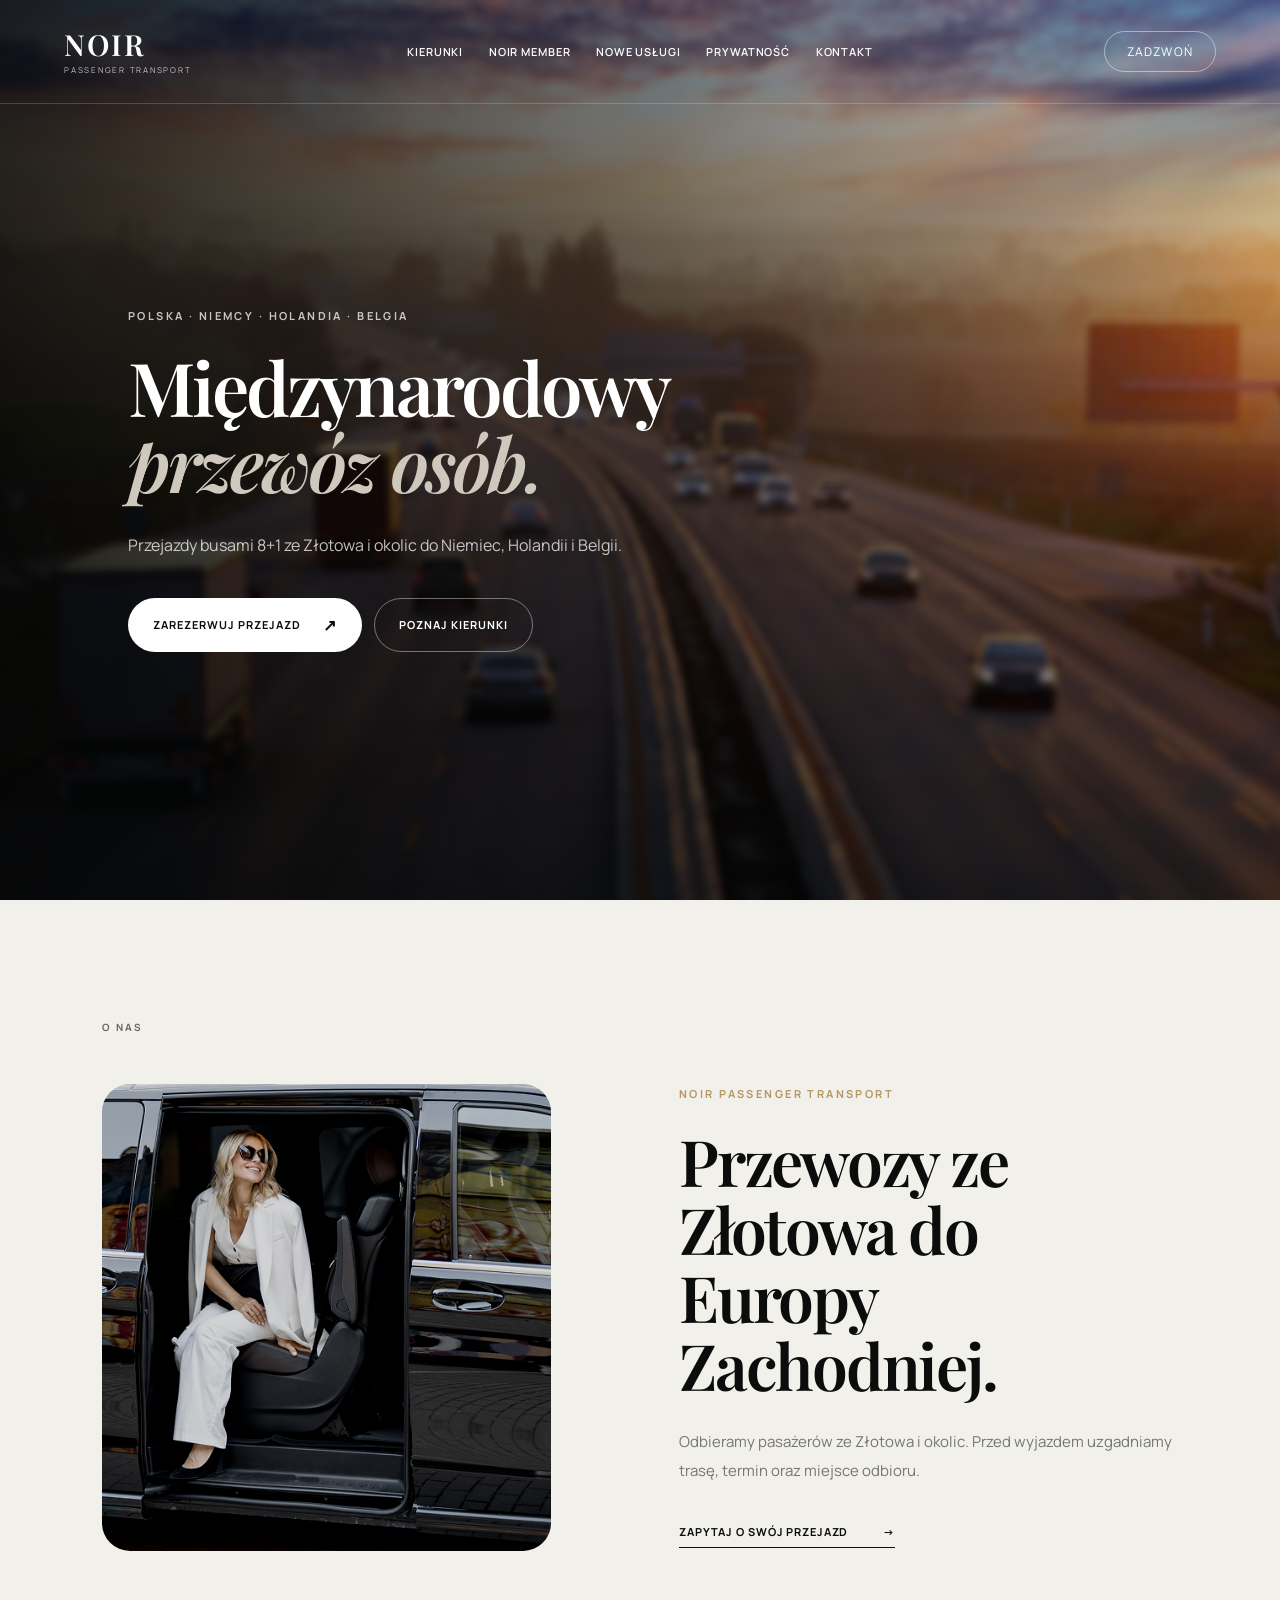
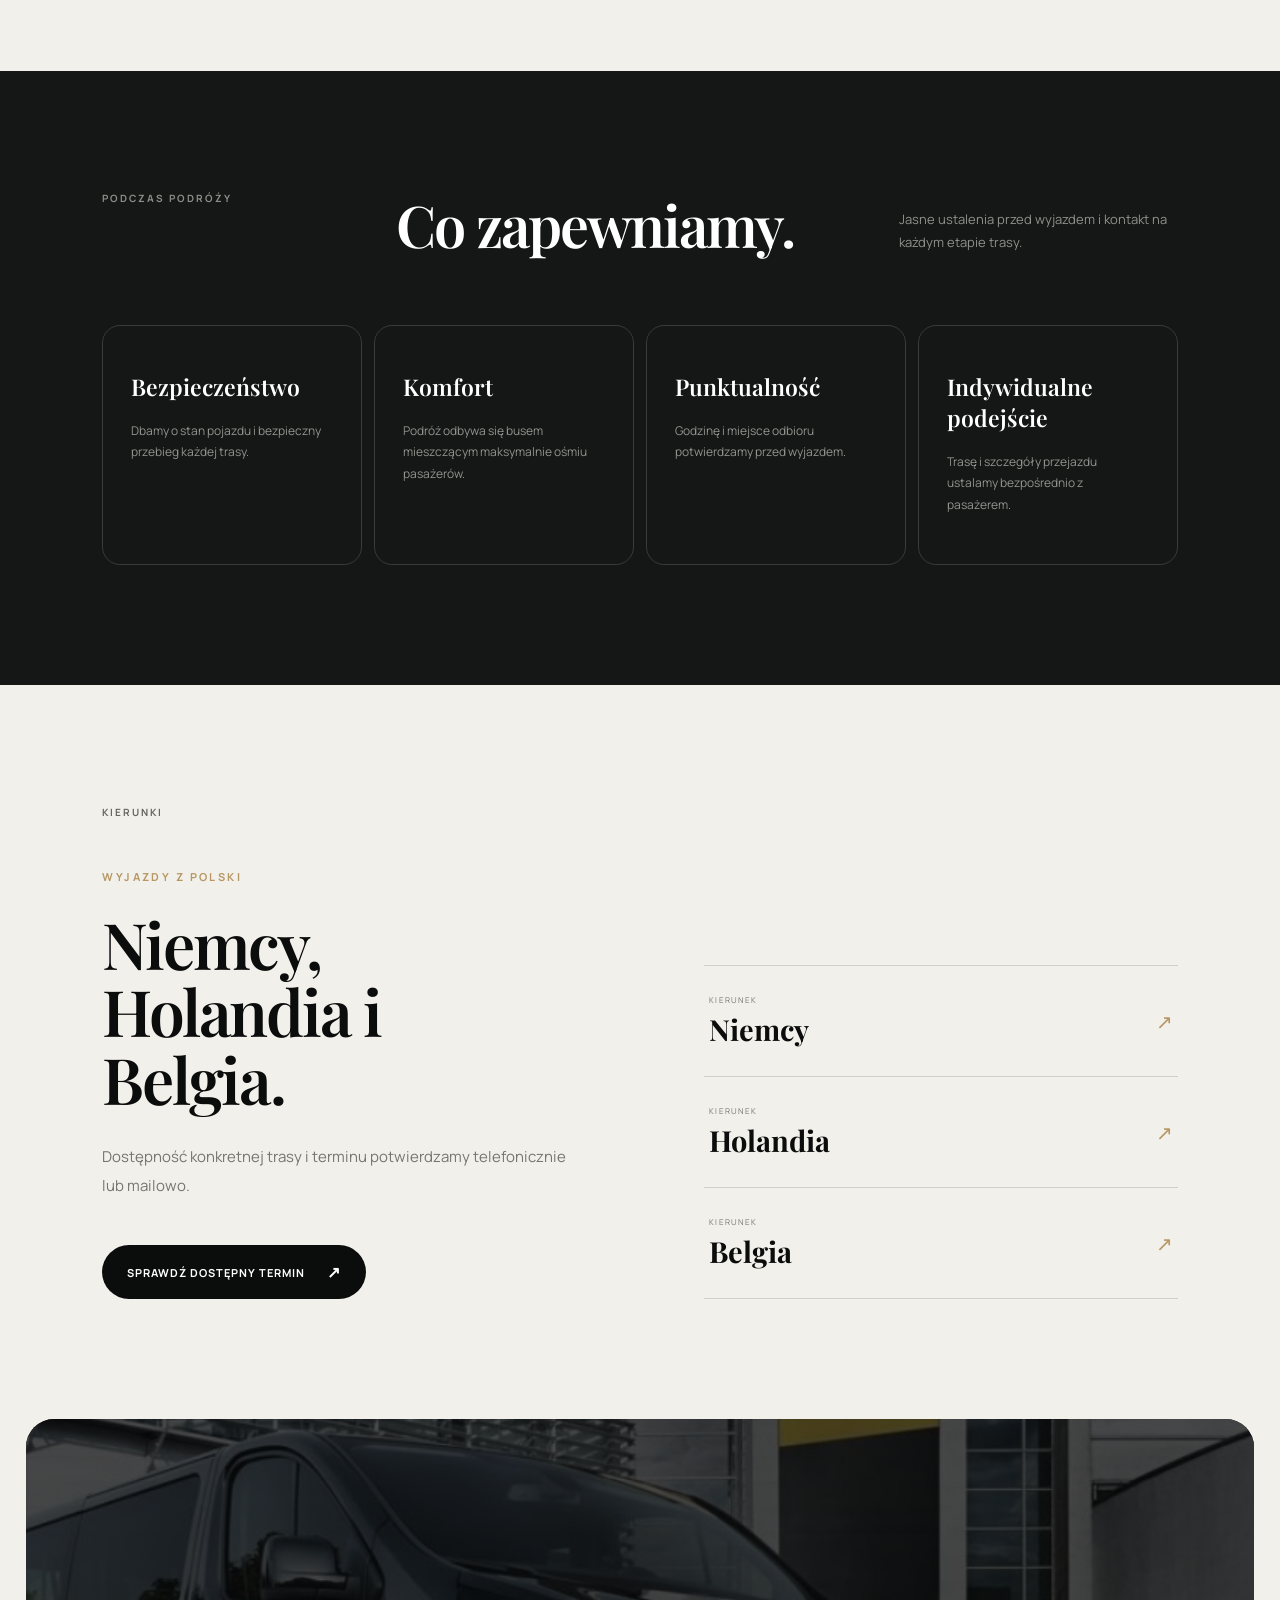
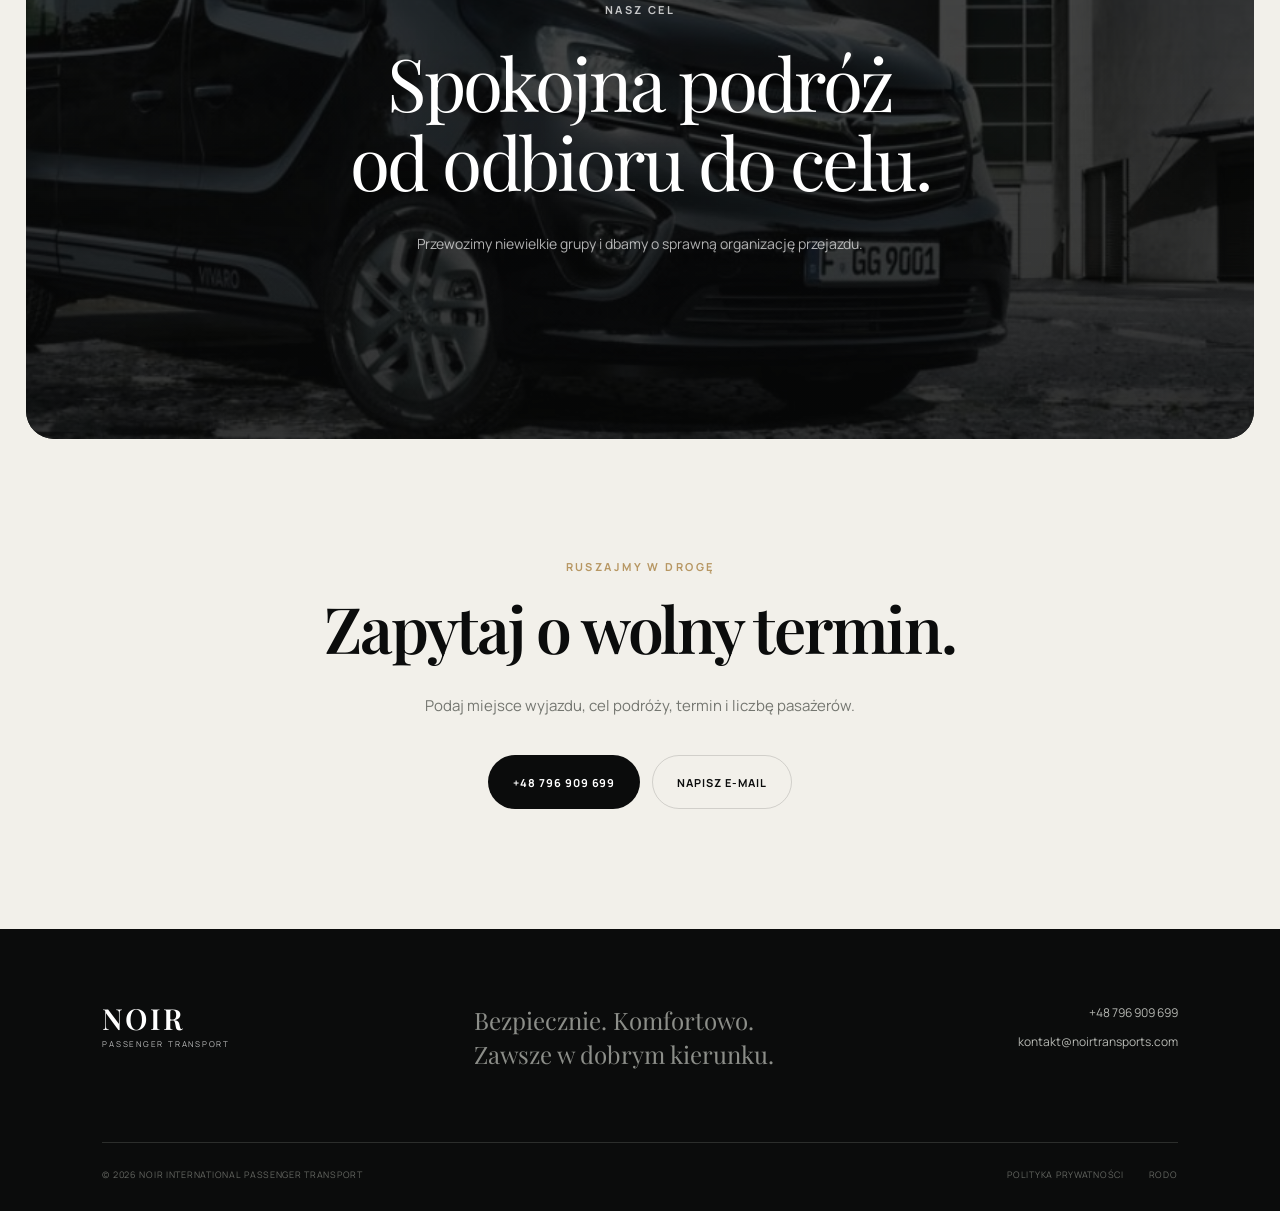
<file: index.html>
<!doctype html>
<html lang="pl">
  <head>
    <meta charset="UTF-8" />
    <meta name="viewport" content="width=device-width, initial-scale=1.0" />
    <title>Noir Transports — Międzynarodowy przewóz osób</title>
    <meta
      name="description"
      content="Komfortowe i bezpieczne przewozy osób z Polski do Niemiec, Holandii i Belgii. Zarezerwuj przejazd z NOIR."
    />
    <link rel="preconnect" href="https://fonts.googleapis.com" />
    <link rel="preconnect" href="https://fonts.gstatic.com" crossorigin />
    <link
      href="https://fonts.googleapis.com/css2?family=Manrope:wght@400;500;600;700&family=Playfair+Display:wght@600;700&display=swap"
      rel="stylesheet"
    />
    <link rel="stylesheet" href="index.css" />
  </head>
  <body>
    <header class="site-header">
      <a class="brand" href="index.html" aria-label="NOIR — strona główna">
        <span>NOIR</span>
        <small>Passenger transport</small>
      </a>
      <nav class="desktop-nav" aria-label="Główna nawigacja">
        <a href="#kierunki">Kierunki</a>
        <a href="noir-member.html">NOIR Member</a>
        <a href="nowe-uslugi.html">Nowe usługi</a>
        <a href="polityka-prywatnosci.html">Prywatność</a>
        <a href="kontakt.html">Kontakt</a>
      </nav>
      <a class="header-cta" href="tel:+48796909699">Zadzwoń</a>
      <button
        class="menu-toggle"
        type="button"
        aria-label="Otwórz menu"
        aria-expanded="false"
        aria-controls="sidebar"
      >
        <span></span><span></span>
      </button>
    </header>

    <div class="menu-panel" id="sidebar" aria-hidden="true">
      <nav aria-label="Menu">
        <a href="index.html">Strona główna</a>
        <a href="noir-member.html">Noir Member</a>
        <a href="kontakt.html">Kontakt</a>
        <a href="nowe-uslugi.html">Nowe usługi</a>
        <a href="polityka-prywatnosci.html">Polityka prywatności</a>
      </nav>
      <div class="menu-footer">
        <a href="mailto:kontakt@noirtransports.com">kontakt@noirtransports.com</a>
        <a href="tel:+48796909699">+48 796 909 699</a>
      </div>
    </div>

    <main>
      <section class="hero">
        <div class="hero-overlay"></div>
        <div class="hero-content">
          <p class="eyebrow">Polska · Niemcy · Holandia · Belgia</p>
          <h1>Międzynarodowy<br /><em>przewóz osób.</em></h1>
          <p class="hero-copy">
            Przejazdy busami 8+1 ze Złotowa i okolic do Niemiec, Holandii i Belgii.
          </p>
          <div class="hero-actions">
            <a class="button button-primary" href="tel:+48796909699"
              >Zarezerwuj przejazd <span>↗</span></a
            >
            <a class="button button-ghost" href="#kierunki">Poznaj kierunki</a>
          </div>
        </div>
      </section>

      <section class="intro section" id="intro">
        <div class="section-label">O nas</div>
        <div class="intro-grid">
          <div class="intro-image reveal">
            <img src="./images/2.png" alt="Komfortowy bus NOIR" />
          </div>
          <div class="intro-content reveal">
            <p class="eyebrow dark">NOIR Passenger Transport</p>
            <h2>Przewozy ze Złotowa do Europy Zachodniej.</h2>
            <p>
              Odbieramy pasażerów ze Złotowa i okolic. Przed wyjazdem uzgadniamy trasę, termin oraz
              miejsce odbioru.
            </p>
            <a class="text-link" href="kontakt.html">Zapytaj o swój przejazd <span>→</span></a>
          </div>
        </div>
      </section>

      <section class="benefits section" id="dlaczego">
        <div class="section-heading">
          <div class="section-label light">Podczas podróży</div>
          <h2>Co zapewniamy.</h2>
          <p>Jasne ustalenia przed wyjazdem i kontakt na każdym etapie trasy.</p>
        </div>
        <div class="benefit-grid">
          <article class="benefit-card reveal">
            <h3>Bezpieczeństwo</h3>
            <p>Dbamy o stan pojazdu i bezpieczny przebieg każdej trasy.</p>
          </article>
          <article class="benefit-card reveal">
            <h3>Komfort</h3>
            <p>Podróż odbywa się busem mieszczącym maksymalnie ośmiu pasażerów.</p>
          </article>
          <article class="benefit-card reveal">
            <h3>Punktualność</h3>
            <p>Godzinę i miejsce odbioru potwierdzamy przed wyjazdem.</p>
          </article>
          <article class="benefit-card reveal">
            <h3>Indywidualne podejście</h3>
            <p>Trasę i szczegóły przejazdu ustalamy bezpośrednio z pasażerem.</p>
          </article>
        </div>
      </section>

      <section class="routes section" id="kierunki">
        <div class="routes-copy reveal">
          <div class="section-label">Kierunki</div>
          <p class="eyebrow dark">Wyjazdy z Polski</p>
          <h2>Niemcy, Holandia i Belgia.</h2>
          <p>Dostępność konkretnej trasy i terminu potwierdzamy telefonicznie lub mailowo.</p>
          <a class="button button-dark" href="kontakt.html"
            >Sprawdź dostępny termin <span>↗</span></a
          >
        </div>
        <div class="routes-list reveal">
          <div class="route">
            <div><small>Kierunek</small><strong>Niemcy</strong></div>
            <span class="arrow">↗</span>
          </div>
          <div class="route">
            <div><small>Kierunek</small><strong>Holandia</strong></div>
            <span class="arrow">↗</span>
          </div>
          <div class="route">
            <div><small>Kierunek</small><strong>Belgia</strong></div>
            <span class="arrow">↗</span>
          </div>
        </div>
      </section>

      <section class="manifesto">
        <div class="manifesto-bg"></div>
        <div class="manifesto-content reveal">
          <p class="eyebrow">Nasz cel</p>
          <blockquote>Spokojna podróż<br />od odbioru do celu.</blockquote>
          <p>Przewozimy niewielkie grupy i dbamy o sprawną organizację przejazdu.</p>
        </div>
      </section>

      <section class="contact-cta section">
        <p class="eyebrow dark">Ruszajmy w drogę</p>
        <h2>Zapytaj o wolny termin.</h2>
        <p>Podaj miejsce wyjazdu, cel podróży, termin i liczbę pasażerów.</p>
        <div class="hero-actions centered">
          <a class="button button-dark" href="tel:+48796909699">+48 796 909 699</a>
          <a class="button button-outline" href="mailto:kontakt@noirtransports.com"
            >Napisz e-mail</a
          >
        </div>
      </section>
    </main>

    <footer class="footer">
      <div class="footer-top">
        <a class="brand footer-brand" href="index.html"
          ><span>NOIR</span><small>Passenger transport</small></a
        >
        <p>Bezpiecznie. Komfortowo.<br />Zawsze w dobrym kierunku.</p>
        <div class="footer-contact">
          <a href="tel:+48796909699">+48 796 909 699</a
          ><a href="mailto:kontakt@noirtransports.com">kontakt@noirtransports.com</a>
        </div>
      </div>
      <div class="footer-bottom">
        <span>© 2026 NOIR International Passenger Transport</span>
        <div>
          <a href="polityka-prywatnosci.html">Polityka prywatności</a><a href="rodo.html">RODO</a>
        </div>
      </div>
    </footer>

    <script>
      const toggle = document.querySelector(".menu-toggle");
      const panel = document.querySelector(".menu-panel");
      const setMenu = (open) => {
        document.body.classList.toggle("menu-open", open);
        toggle.setAttribute("aria-expanded", open);
        toggle.setAttribute("aria-label", open ? "Zamknij menu" : "Otwórz menu");
        panel.setAttribute("aria-hidden", !open);
      };
      toggle.addEventListener("click", () =>
        setMenu(!document.body.classList.contains("menu-open")),
      );
      panel
        .querySelectorAll("a")
        .forEach((link) => link.addEventListener("click", () => setMenu(false)));
      document.addEventListener("keydown", (event) => {
        if (event.key === "Escape") setMenu(false);
      });
    </script>
  </body>
</html>
</file>
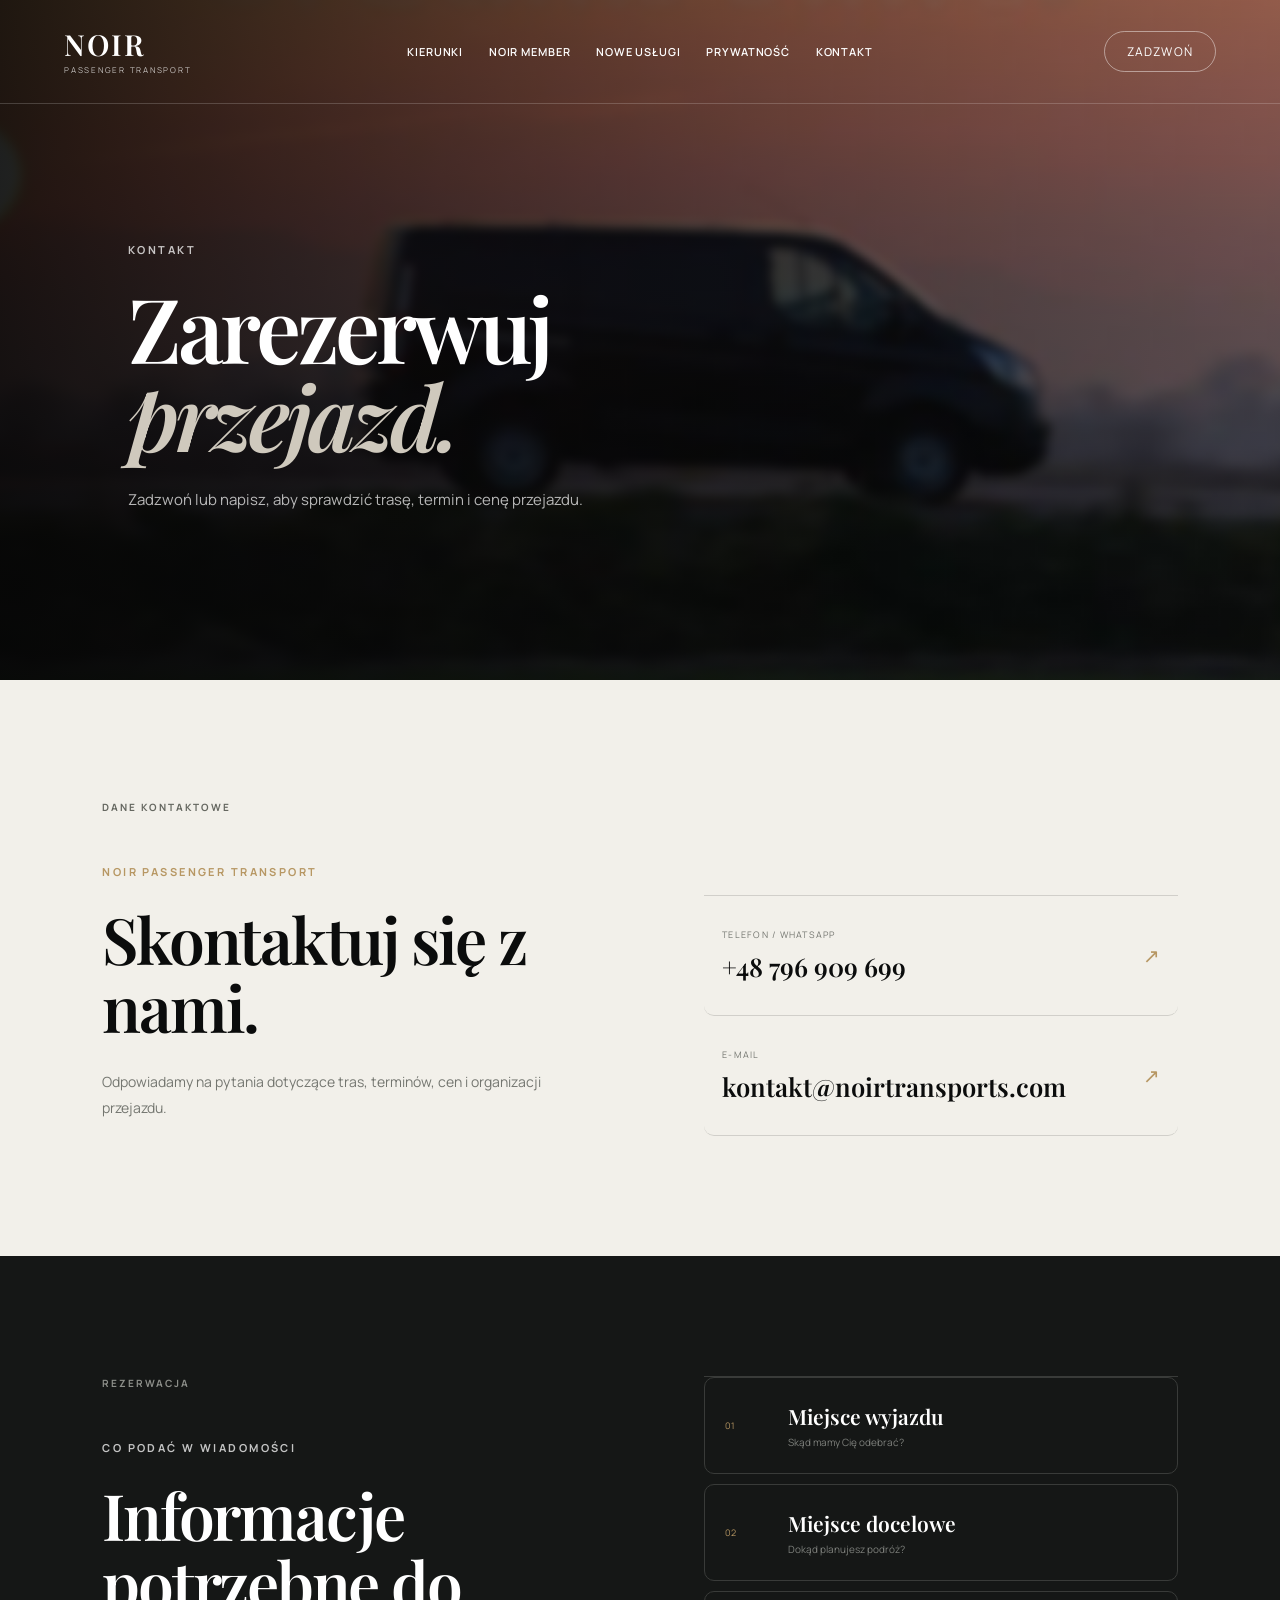
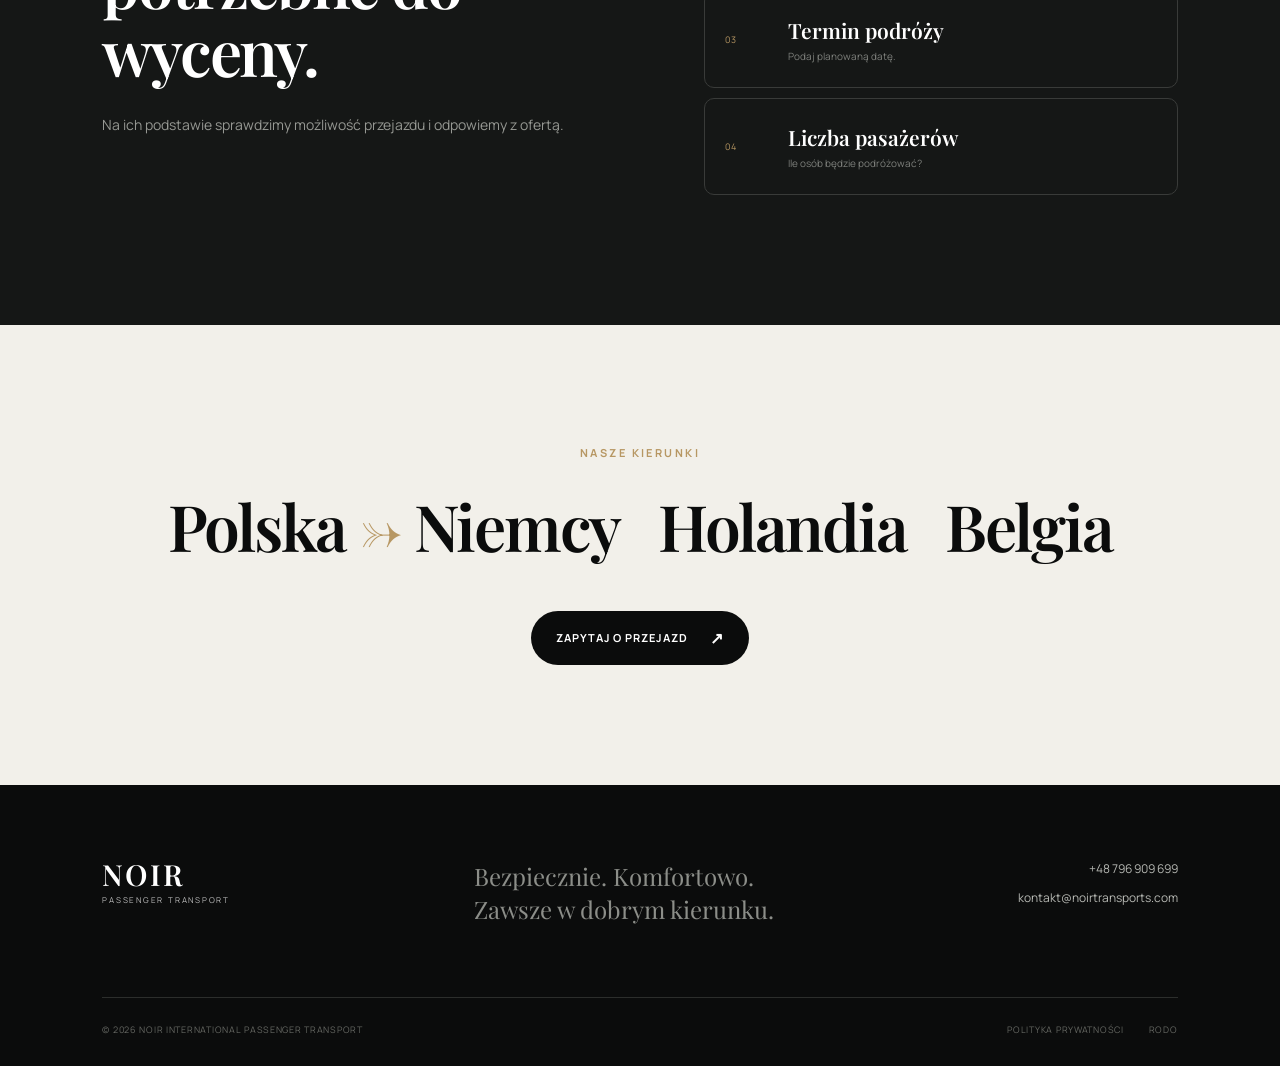
<file: kontakt.html>
<!doctype html>
<html lang="pl">
  <head>
    <meta charset="UTF-8" />
    <meta name="viewport" content="width=device-width, initial-scale=1.0" />
    <title>Kontakt — Noir Transports</title>
    <meta
      name="description"
      content="Skontaktuj się z NOIR i zarezerwuj międzynarodowy przejazd do Niemiec, Holandii lub Belgii."
    />
    <link rel="preconnect" href="https://fonts.googleapis.com" />
    <link rel="preconnect" href="https://fonts.gstatic.com" crossorigin />
    <link
      href="https://fonts.googleapis.com/css2?family=Manrope:wght@400;500;600;700&family=Playfair+Display:wght@600;700&display=swap"
      rel="stylesheet"
    />
    <link rel="stylesheet" href="index.css" />
    <link rel="stylesheet" href="kontakt.css" />
  </head>
  <body>
    <header class="site-header">
      <a class="brand" href="index.html" aria-label="NOIR — strona główna"
        ><span>NOIR</span><small>Passenger transport</small></a
      >
      <nav class="desktop-nav" aria-label="Główna nawigacja">
        <a href="index.html#kierunki">Kierunki</a>
        <a href="noir-member.html">NOIR Member</a>
        <a href="nowe-uslugi.html">Nowe usługi</a>
        <a href="polityka-prywatnosci.html">Prywatność</a>
        <a href="kontakt.html">Kontakt</a>
      </nav>
      <a class="header-cta" href="tel:+48796909699">Zadzwoń</a>
      <button
        class="menu-toggle"
        type="button"
        aria-label="Otwórz menu"
        aria-expanded="false"
        aria-controls="sidebar"
      >
        <span></span><span></span>
      </button>
    </header>

    <div class="menu-panel" id="sidebar" aria-hidden="true">
      <nav aria-label="Menu">
        <a href="index.html">Strona główna</a><a href="noir-member.html">Noir Member</a
        ><a href="kontakt.html">Kontakt</a><a href="nowe-uslugi.html">Nowe usługi</a
        ><a href="polityka-prywatnosci.html">Polityka prywatności</a>
      </nav>
      <div class="menu-footer">
        <a href="mailto:kontakt@noirtransports.com">kontakt@noirtransports.com</a
        ><a href="tel:+48796909699">+48 796 909 699</a>
      </div>
    </div>

    <main>
      <section class="contact-hero">
        <div class="contact-hero-bg"></div>
        <div class="contact-hero-content">
          <p class="eyebrow">Kontakt</p>
          <h1>Zarezerwuj<br /><em>przejazd.</em></h1>
          <p>Zadzwoń lub napisz, aby sprawdzić trasę, termin i cenę przejazdu.</p>
        </div>
      </section>

      <section class="contact-section section">
        <div class="section-label">Dane kontaktowe</div>
        <div class="contact-grid">
          <div class="contact-intro reveal">
            <p class="eyebrow dark">NOIR Passenger Transport</p>
            <h2>Skontaktuj się z nami.</h2>
            <p>Odpowiadamy na pytania dotyczące tras, terminów, cen i organizacji przejazdu.</p>
          </div>
          <div class="contact-methods reveal">
            <a class="contact-method" href="tel:+48796909699"
              ><div><small>Telefon / WhatsApp</small><strong>+48 796 909 699</strong></div>
              <span>↗</span></a
            >
            <a class="contact-method" href="mailto:kontakt@noirtransports.com"
              ><div><small>E-mail</small><strong>kontakt@noirtransports.com</strong></div>
              <span>↗</span></a
            >
          </div>
        </div>
      </section>

      <section class="booking-section section">
        <div class="booking-copy reveal">
          <div class="section-label light">Rezerwacja</div>
          <p class="eyebrow">Co podać w wiadomości</p>
          <h2>Informacje potrzebne do wyceny.</h2>
          <p>Na ich podstawie sprawdzimy możliwość przejazdu i odpowiemy z ofertą.</p>
        </div>
        <ol class="booking-steps reveal">
          <li>
            <span>01</span>
            <div><strong>Miejsce wyjazdu</strong><small>Skąd mamy Cię odebrać?</small></div>
          </li>
          <li>
            <span>02</span>
            <div><strong>Miejsce docelowe</strong><small>Dokąd planujesz podróż?</small></div>
          </li>
          <li>
            <span>03</span>
            <div><strong>Termin podróży</strong><small>Podaj planowaną datę.</small></div>
          </li>
          <li>
            <span>04</span>
            <div><strong>Liczba pasażerów</strong><small>Ile osób będzie podróżować?</small></div>
          </li>
        </ol>
      </section>

      <section class="contact-routes section">
        <p class="eyebrow dark">Nasze kierunki</p>
        <h2>Polska <span>→</span> Niemcy&nbsp;&nbsp; Holandia&nbsp;&nbsp; Belgia</h2>
        <a
          class="button button-dark"
          href="mailto:kontakt@noirtransports.com?subject=Zapytanie%20o%20przejazd"
          >Zapytaj o przejazd <span>↗</span></a
        >
      </section>
    </main>

    <footer class="footer">
      <div class="footer-top">
        <a class="brand footer-brand" href="index.html"
          ><span>NOIR</span><small>Passenger transport</small></a
        >
        <p>Bezpiecznie. Komfortowo.<br />Zawsze w dobrym kierunku.</p>
        <div class="footer-contact">
          <a href="tel:+48796909699">+48 796 909 699</a
          ><a href="mailto:kontakt@noirtransports.com">kontakt@noirtransports.com</a>
        </div>
      </div>
      <div class="footer-bottom">
        <span>© 2026 NOIR International Passenger Transport</span>
        <div>
          <a href="polityka-prywatnosci.html">Polityka prywatności</a><a href="rodo.html">RODO</a>
        </div>
      </div>
    </footer>

    <script>
      const toggle = document.querySelector(".menu-toggle");
      const panel = document.querySelector(".menu-panel");
      const setMenu = (open) => {
        document.body.classList.toggle("menu-open", open);
        toggle.setAttribute("aria-expanded", open);
        toggle.setAttribute("aria-label", open ? "Zamknij menu" : "Otwórz menu");
        panel.setAttribute("aria-hidden", !open);
      };
      toggle.addEventListener("click", () =>
        setMenu(!document.body.classList.contains("menu-open")),
      );
      panel
        .querySelectorAll("a")
        .forEach((link) => link.addEventListener("click", () => setMenu(false)));
      document.addEventListener("keydown", (event) => {
        if (event.key === "Escape") setMenu(false);
      });
    </script>
  </body>
</html>
</file>
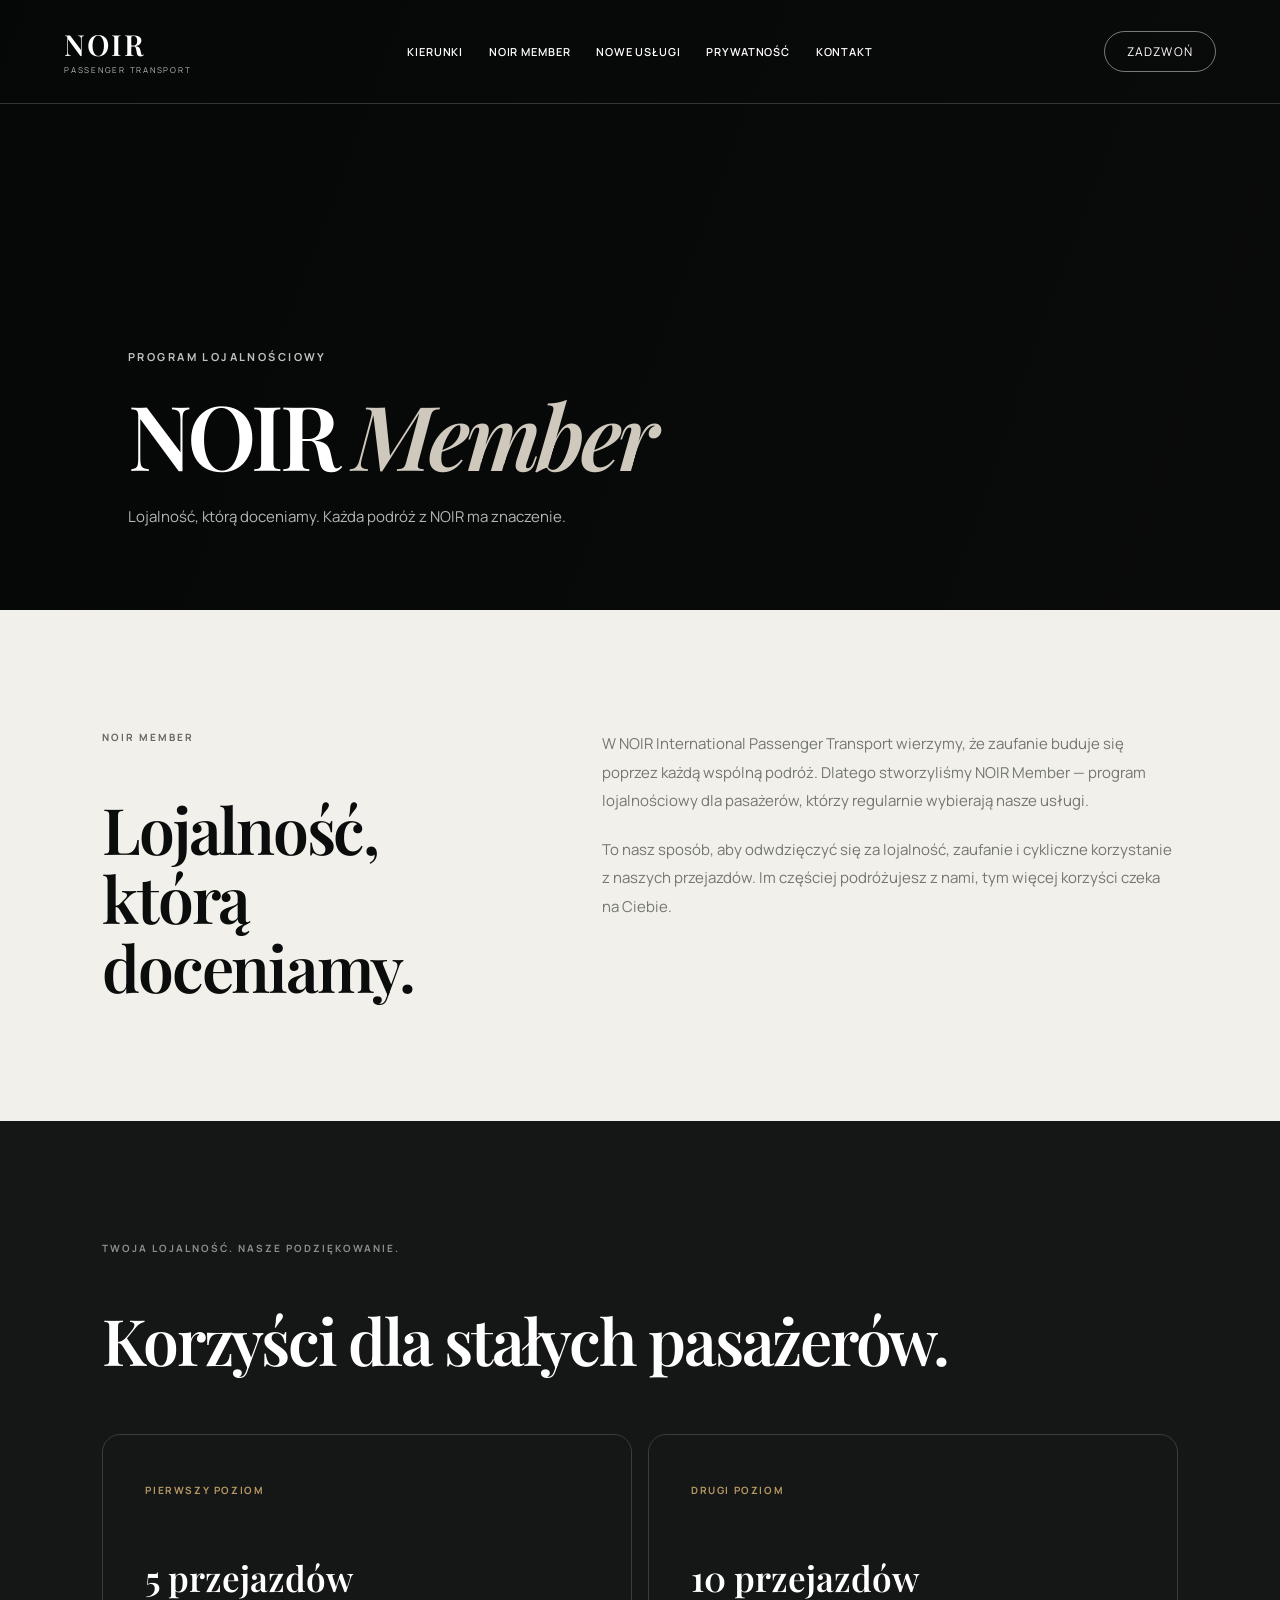
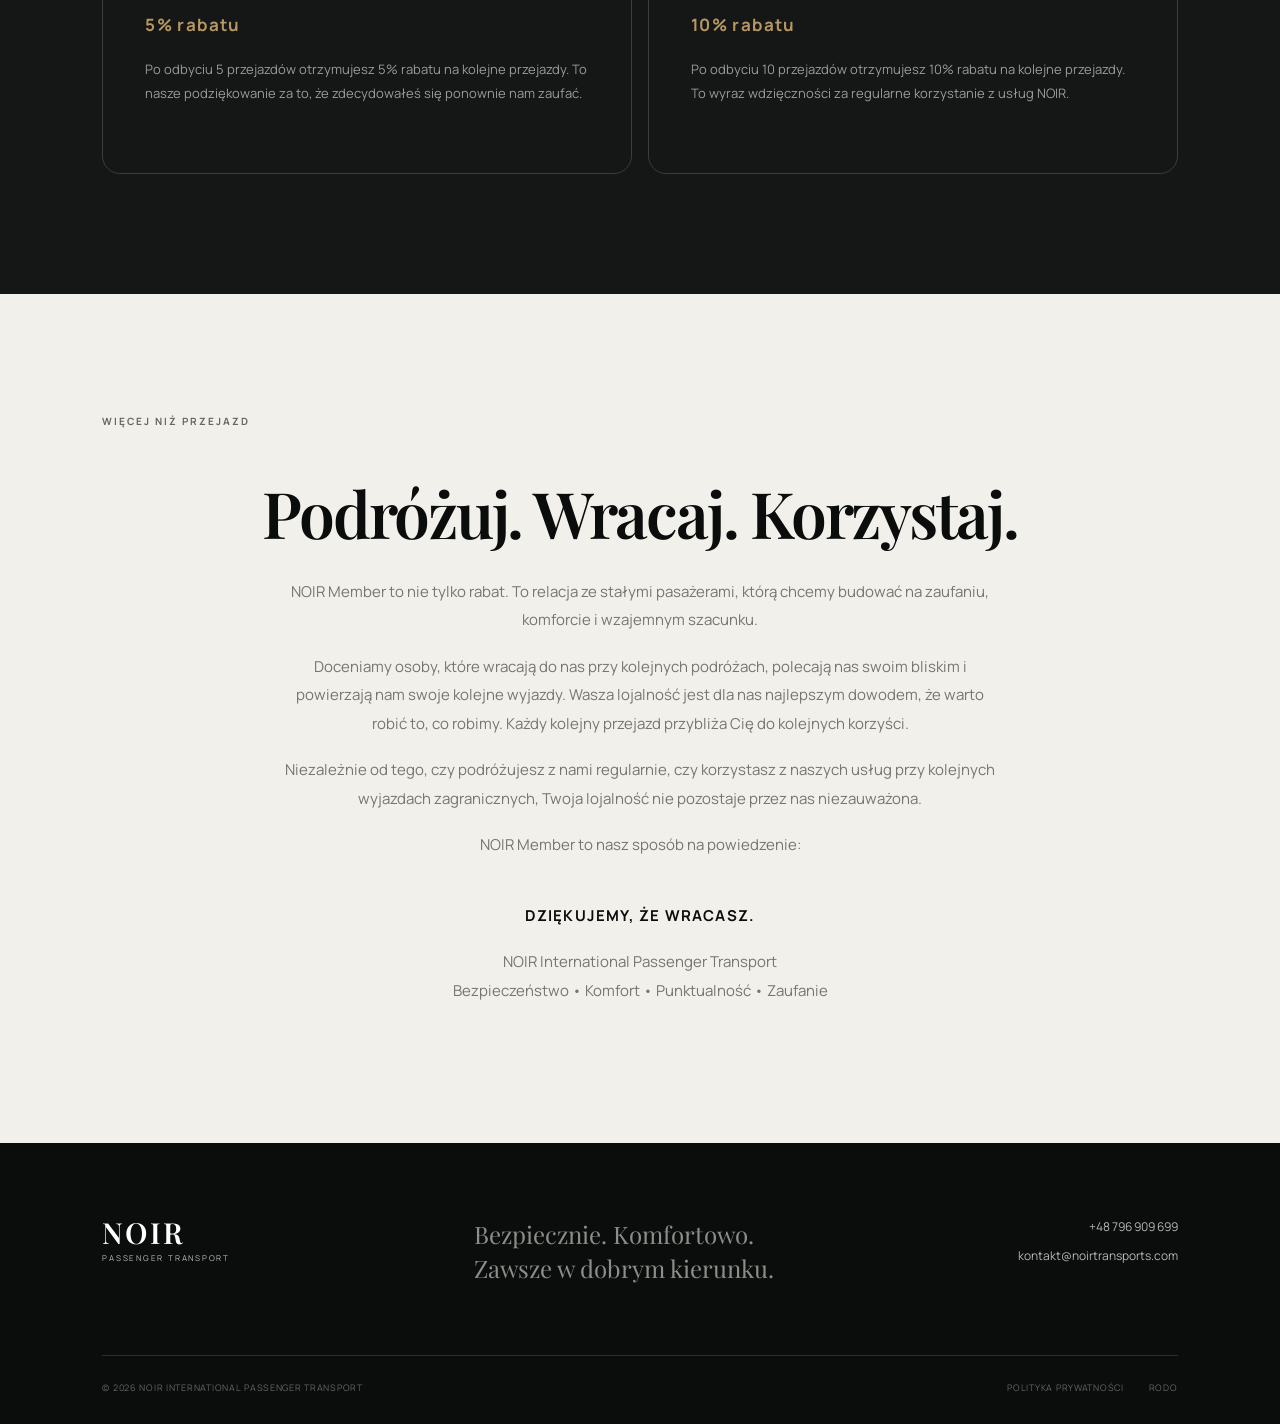
<file: noir-member.html>
<!doctype html>
<html lang="pl">
  <head>
    <meta charset="UTF-8" />
    <meta name="viewport" content="width=device-width, initial-scale=1.0" />
    <title>NOIR Member — Noir Transports</title>
    <meta name="description" content="Program lojalnościowy NOIR Member dla stałych pasażerów." />
    <link rel="preconnect" href="https://fonts.googleapis.com" />
    <link rel="preconnect" href="https://fonts.gstatic.com" crossorigin />
    <link
      href="https://fonts.googleapis.com/css2?family=Manrope:wght@400;500;600;700&family=Playfair+Display:wght@600;700&display=swap"
      rel="stylesheet"
    />
    <link rel="stylesheet" href="index.css" />
    <link rel="stylesheet" href="subpages.css" />
  </head>
  <body>
    <header class="site-header">
      <a class="brand" href="index.html" aria-label="NOIR — strona główna"
        ><span>NOIR</span><small>Passenger transport</small></a
      >
      <nav class="desktop-nav" aria-label="Główna nawigacja">
        <a href="index.html#kierunki">Kierunki</a>
        <a href="noir-member.html">NOIR Member</a>
        <a href="nowe-uslugi.html">Nowe usługi</a>
        <a href="polityka-prywatnosci.html">Prywatność</a>
        <a href="kontakt.html">Kontakt</a>
      </nav>
      <a class="header-cta" href="tel:+48796909699">Zadzwoń</a>
      <button
        class="menu-toggle"
        type="button"
        aria-label="Otwórz menu"
        aria-expanded="false"
        aria-controls="sidebar"
      >
        <span></span><span></span>
      </button>
    </header>
    <div class="menu-panel" id="sidebar" aria-hidden="true">
      <nav aria-label="Menu">
        <a href="index.html">Strona główna</a><a href="noir-member.html">Noir Member</a
        ><a href="kontakt.html">Kontakt</a><a href="nowe-uslugi.html">Nowe usługi</a
        ><a href="polityka-prywatnosci.html">Polityka prywatności</a>
      </nav>
      <div class="menu-footer">
        <a href="mailto:kontakt@noirtransports.com">kontakt@noirtransports.com</a
        ><a href="tel:+48796909699">+48 796 909 699</a>
      </div>
    </div>

    <main>
      <section class="subpage-hero">
        <div class="subpage-hero-content">
          <p class="eyebrow">Program lojalnościowy</p>
          <h1>NOIR <em>Member</em></h1>
          <p>Lojalność, którą doceniamy. Każda podróż z NOIR ma znaczenie.</p>
        </div>
      </section>

      <section class="section">
        <div class="content-shell editorial-intro">
          <div>
            <div class="section-label">NOIR Member</div>
            <h2>Lojalność, którą doceniamy.</h2>
          </div>
          <div class="editorial-copy">
            <p>
              W NOIR International Passenger Transport wierzymy, że zaufanie buduje się poprzez
              każdą wspólną podróż. Dlatego stworzyliśmy NOIR Member — program lojalnościowy dla
              pasażerów, którzy regularnie wybierają nasze usługi.
            </p>
            <p>
              To nasz sposób, aby odwdzięczyć się za lojalność, zaufanie i cykliczne korzystanie z
              naszych przejazdów. Im częściej podróżujesz z nami, tym więcej korzyści czeka na
              Ciebie.
            </p>
          </div>
        </div>
      </section>

      <section class="section dark-section">
        <div class="content-shell">
          <div class="section-label">Twoja lojalność. Nasze podziękowanie.</div>
          <h2 class="content-heading">Korzyści dla stałych pasażerów.</h2>
          <div class="member-levels">
            <article class="member-level">
              <small>Pierwszy poziom</small>
              <h3>5 przejazdów</h3>
              <strong>5% rabatu</strong>
              <p>
                Po odbyciu 5 przejazdów otrzymujesz 5% rabatu na kolejne przejazdy. To nasze
                podziękowanie za to, że zdecydowałeś się ponownie nam zaufać.
              </p>
            </article>
            <article class="member-level">
              <small>Drugi poziom</small>
              <h3>10 przejazdów</h3>
              <strong>10% rabatu</strong>
              <p>
                Po odbyciu 10 przejazdów otrzymujesz 10% rabatu na kolejne przejazdy. To wyraz
                wdzięczności za regularne korzystanie z usług NOIR.
              </p>
            </article>
          </div>
        </div>
      </section>

      <section class="section">
        <div class="content-shell member-message">
          <div class="section-label">Więcej niż przejazd</div>
          <h2 class="content-heading">Podróżuj. Wracaj. Korzystaj.</h2>
          <p>
            NOIR Member to nie tylko rabat. To relacja ze stałymi pasażerami, którą chcemy budować
            na zaufaniu, komforcie i wzajemnym szacunku.
          </p>
          <p>
            Doceniamy osoby, które wracają do nas przy kolejnych podróżach, polecają nas swoim
            bliskim i powierzają nam swoje kolejne wyjazdy. Wasza lojalność jest dla nas najlepszym
            dowodem, że warto robić to, co robimy. Każdy kolejny przejazd przybliża Cię do kolejnych
            korzyści.
          </p>
          <p>
            Niezależnie od tego, czy podróżujesz z nami regularnie, czy korzystasz z naszych usług
            przy kolejnych wyjazdach zagranicznych, Twoja lojalność nie pozostaje przez nas
            niezauważona.
          </p>
          <p>NOIR Member to nasz sposób na powiedzenie:</p>
          <p class="member-thanks">Dziękujemy, że wracasz.</p>
          <p>
            NOIR International Passenger Transport<br />Bezpieczeństwo • Komfort • Punktualność •
            Zaufanie
          </p>
        </div>
      </section>
    </main>

    <footer class="footer">
      <div class="footer-top">
        <a class="brand footer-brand" href="index.html"
          ><span>NOIR</span><small>Passenger transport</small></a
        >
        <p>Bezpiecznie. Komfortowo.<br />Zawsze w dobrym kierunku.</p>
        <div class="footer-contact">
          <a href="tel:+48796909699">+48 796 909 699</a
          ><a href="mailto:kontakt@noirtransports.com">kontakt@noirtransports.com</a>
        </div>
      </div>
      <div class="footer-bottom">
        <span>© 2026 NOIR International Passenger Transport</span>
        <div>
          <a href="polityka-prywatnosci.html">Polityka prywatności</a><a href="rodo.html">RODO</a>
        </div>
      </div>
    </footer>
    <script>
      const toggle = document.querySelector(".menu-toggle");
      const panel = document.querySelector(".menu-panel");
      const setMenu = (open) => {
        document.body.classList.toggle("menu-open", open);
        toggle.setAttribute("aria-expanded", open);
        toggle.setAttribute("aria-label", open ? "Zamknij menu" : "Otwórz menu");
        panel.setAttribute("aria-hidden", !open);
      };
      toggle.addEventListener("click", () =>
        setMenu(!document.body.classList.contains("menu-open")),
      );
      panel
        .querySelectorAll("a")
        .forEach((link) => link.addEventListener("click", () => setMenu(false)));
      document.addEventListener("keydown", (event) => {
        if (event.key === "Escape") setMenu(false);
      });
    </script>
  </body>
</html>
</file>
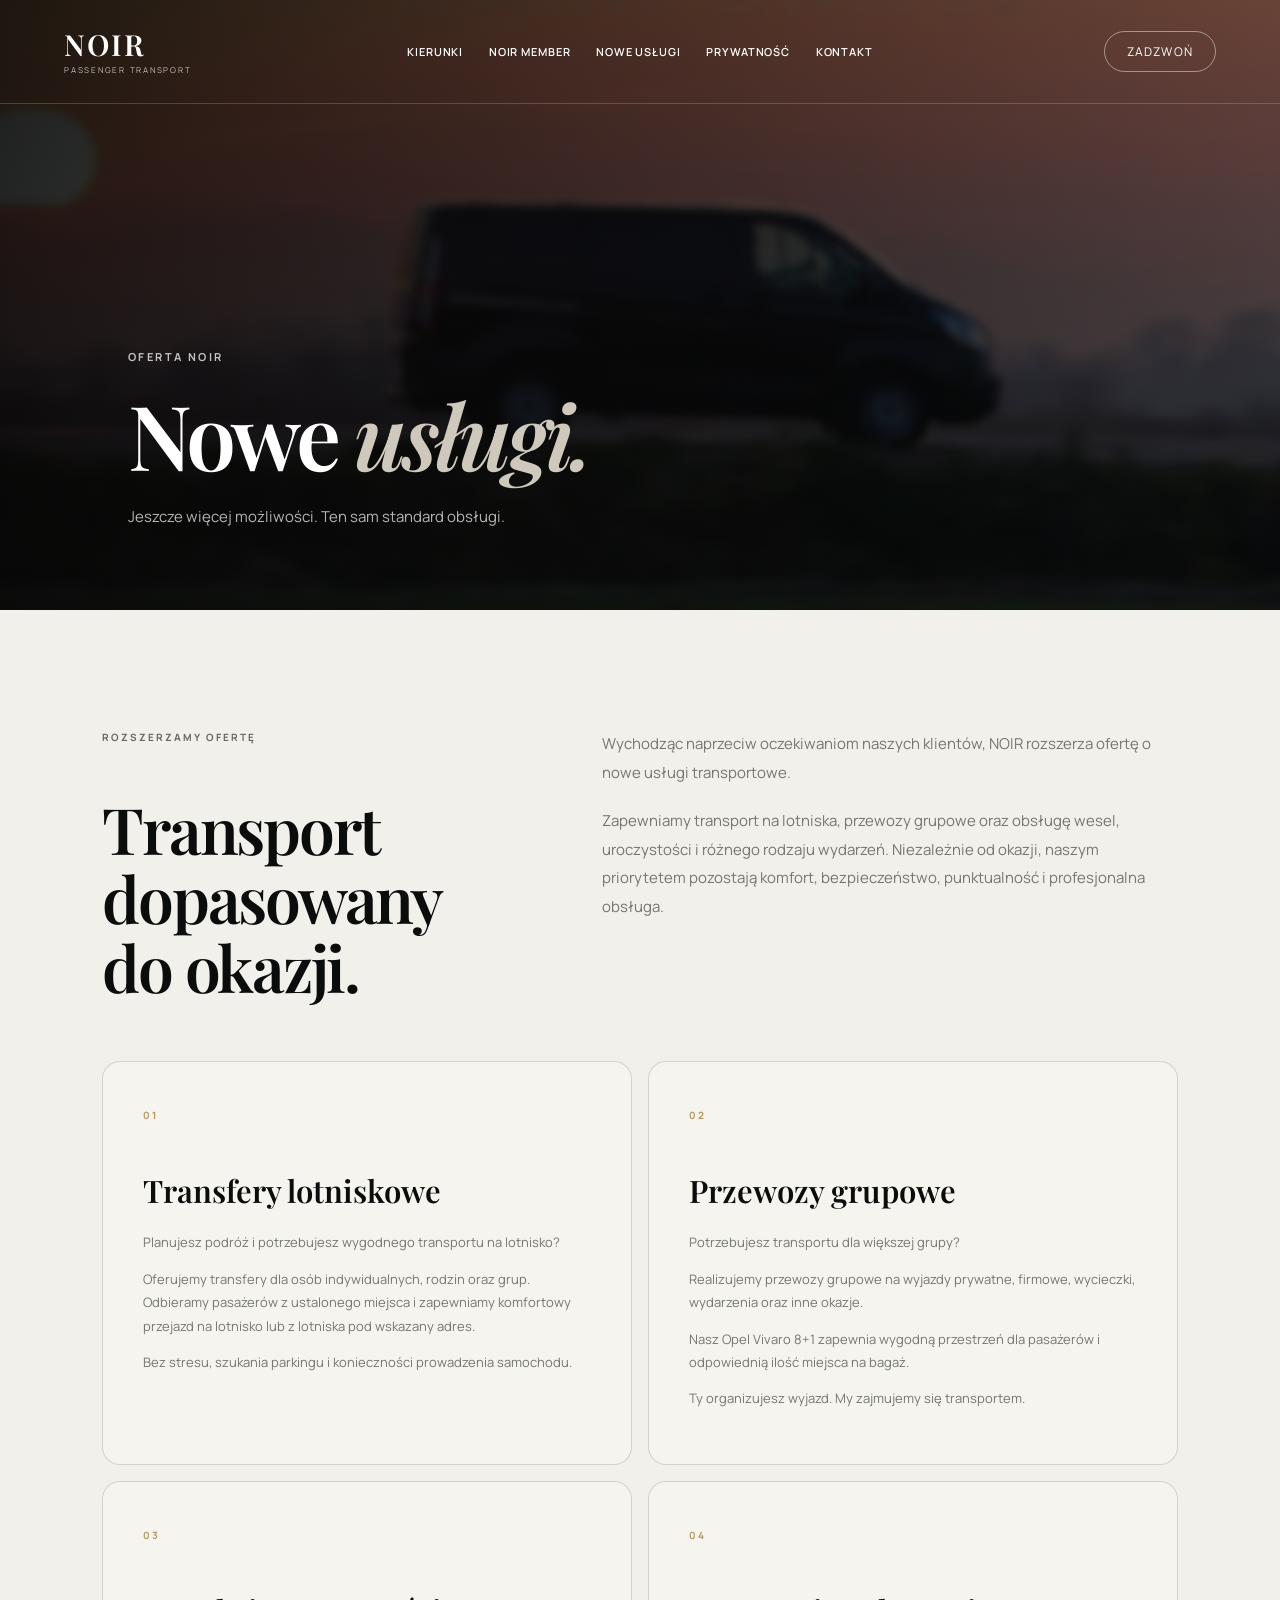
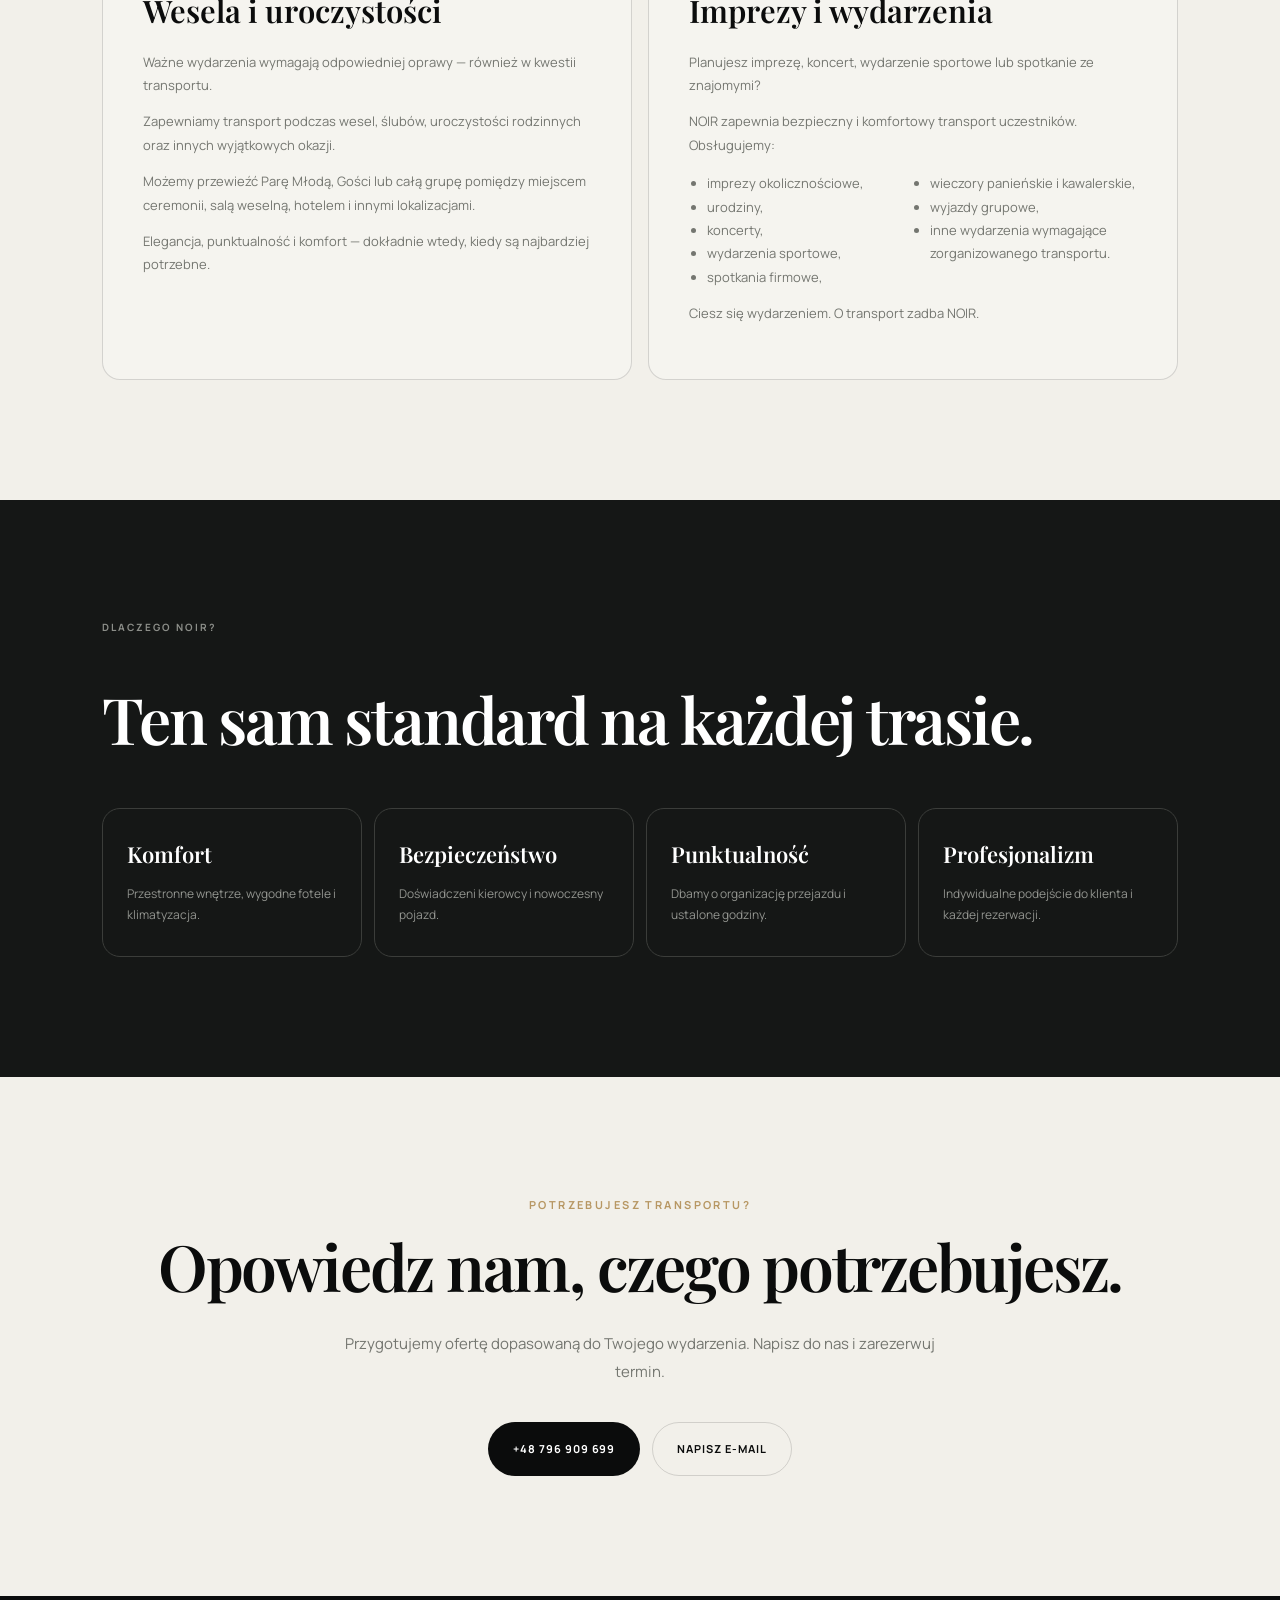
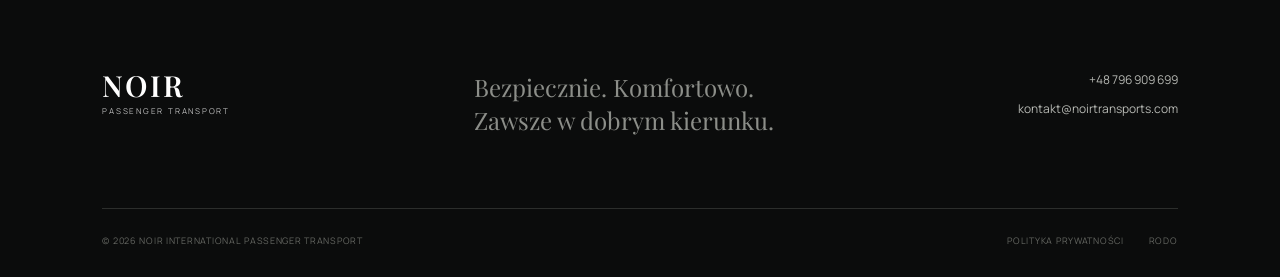
<file: nowe-uslugi.html>
<!doctype html>
<html lang="pl">
  <head>
    <meta charset="UTF-8" />
    <meta name="viewport" content="width=device-width, initial-scale=1.0" />
    <title>Nowe usługi — Noir Transports</title>
    <meta
      name="description"
      content="Transfery lotniskowe, przewozy grupowe oraz transport na wesela i wydarzenia."
    />
    <link rel="preconnect" href="https://fonts.googleapis.com" />
    <link rel="preconnect" href="https://fonts.gstatic.com" crossorigin />
    <link
      href="https://fonts.googleapis.com/css2?family=Manrope:wght@400;500;600;700&family=Playfair+Display:wght@600;700&display=swap"
      rel="stylesheet"
    />
    <link rel="stylesheet" href="index.css" />
    <link rel="stylesheet" href="subpages.css" />
  </head>
  <body>
    <header class="site-header">
      <a class="brand" href="index.html" aria-label="NOIR — strona główna"
        ><span>NOIR</span><small>Passenger transport</small></a
      >
      <nav class="desktop-nav" aria-label="Główna nawigacja">
        <a href="index.html#kierunki">Kierunki</a>
        <a href="noir-member.html">NOIR Member</a>
        <a href="nowe-uslugi.html">Nowe usługi</a>
        <a href="polityka-prywatnosci.html">Prywatność</a>
        <a href="kontakt.html">Kontakt</a>
      </nav>
      <a class="header-cta" href="tel:+48796909699">Zadzwoń</a>
      <button
        class="menu-toggle"
        type="button"
        aria-label="Otwórz menu"
        aria-expanded="false"
        aria-controls="sidebar"
      >
        <span></span><span></span>
      </button>
    </header>
    <div class="menu-panel" id="sidebar" aria-hidden="true">
      <nav aria-label="Menu">
        <a href="index.html">Strona główna</a><a href="noir-member.html">Noir Member</a
        ><a href="kontakt.html">Kontakt</a><a href="nowe-uslugi.html">Nowe usługi</a
        ><a href="polityka-prywatnosci.html">Polityka prywatności</a>
      </nav>
      <div class="menu-footer">
        <a href="mailto:kontakt@noirtransports.com">kontakt@noirtransports.com</a
        ><a href="tel:+48796909699">+48 796 909 699</a>
      </div>
    </div>

    <main>
      <section class="subpage-hero services">
        <div class="subpage-hero-content">
          <p class="eyebrow">Oferta NOIR</p>
          <h1>Nowe <em>usługi.</em></h1>
          <p>Jeszcze więcej możliwości. Ten sam standard obsługi.</p>
        </div>
      </section>

      <section class="section">
        <div class="content-shell editorial-intro">
          <div>
            <div class="section-label">Rozszerzamy ofertę</div>
            <h2>Transport dopasowany do okazji.</h2>
          </div>
          <div class="editorial-copy">
            <p>
              Wychodząc naprzeciw oczekiwaniom naszych klientów, NOIR rozszerza ofertę o nowe usługi
              transportowe.
            </p>
            <p>
              Zapewniamy transport na lotniska, przewozy grupowe oraz obsługę wesel, uroczystości i
              różnego rodzaju wydarzeń. Niezależnie od okazji, naszym priorytetem pozostają komfort,
              bezpieczeństwo, punktualność i profesjonalna obsługa.
            </p>
          </div>
        </div>
        <div class="content-shell service-grid">
          <article class="service-card">
            <small>01</small>
            <h2>Transfery lotniskowe</h2>
            <p>Planujesz podróż i potrzebujesz wygodnego transportu na lotnisko?</p>
            <p>
              Oferujemy transfery dla osób indywidualnych, rodzin oraz grup. Odbieramy pasażerów z
              ustalonego miejsca i zapewniamy komfortowy przejazd na lotnisko lub z lotniska pod
              wskazany adres.
            </p>
            <p>Bez stresu, szukania parkingu i konieczności prowadzenia samochodu.</p>
          </article>
          <article class="service-card">
            <small>02</small>
            <h2>Przewozy grupowe</h2>
            <p>Potrzebujesz transportu dla większej grupy?</p>
            <p>
              Realizujemy przewozy grupowe na wyjazdy prywatne, firmowe, wycieczki, wydarzenia oraz
              inne okazje.
            </p>
            <p>
              Nasz Opel Vivaro 8+1 zapewnia wygodną przestrzeń dla pasażerów i odpowiednią ilość
              miejsca na bagaż.
            </p>
            <p>Ty organizujesz wyjazd. My zajmujemy się transportem.</p>
          </article>
          <article class="service-card">
            <small>03</small>
            <h2>Wesela i uroczystości</h2>
            <p>Ważne wydarzenia wymagają odpowiedniej oprawy — również w kwestii transportu.</p>
            <p>
              Zapewniamy transport podczas wesel, ślubów, uroczystości rodzinnych oraz innych
              wyjątkowych okazji.
            </p>
            <p>
              Możemy przewieźć Parę Młodą, Gości lub całą grupę pomiędzy miejscem ceremonii, salą
              weselną, hotelem i innymi lokalizacjami.
            </p>
            <p>
              Elegancja, punktualność i komfort — dokładnie wtedy, kiedy są najbardziej potrzebne.
            </p>
          </article>
          <article class="service-card">
            <small>04</small>
            <h2>Imprezy i wydarzenia</h2>
            <p>Planujesz imprezę, koncert, wydarzenie sportowe lub spotkanie ze znajomymi?</p>
            <p>NOIR zapewnia bezpieczny i komfortowy transport uczestników. Obsługujemy:</p>
            <ul>
              <li>imprezy okolicznościowe,</li>
              <li>urodziny,</li>
              <li>koncerty,</li>
              <li>wydarzenia sportowe,</li>
              <li>spotkania firmowe,</li>
              <li>wieczory panieńskie i kawalerskie,</li>
              <li>wyjazdy grupowe,</li>
              <li>inne wydarzenia wymagające zorganizowanego transportu.</li>
            </ul>
            <p>Ciesz się wydarzeniem. O transport zadba NOIR.</p>
          </article>
        </div>
      </section>

      <section class="section dark-section">
        <div class="content-shell">
          <div class="section-label">Dlaczego NOIR?</div>
          <h2 class="content-heading">Ten sam standard na każdej trasie.</h2>
          <div class="standard-grid">
            <article class="standard-item">
              <h3>Komfort</h3>
              <p>Przestronne wnętrze, wygodne fotele i klimatyzacja.</p>
            </article>
            <article class="standard-item">
              <h3>Bezpieczeństwo</h3>
              <p>Doświadczeni kierowcy i nowoczesny pojazd.</p>
            </article>
            <article class="standard-item">
              <h3>Punktualność</h3>
              <p>Dbamy o organizację przejazdu i ustalone godziny.</p>
            </article>
            <article class="standard-item">
              <h3>Profesjonalizm</h3>
              <p>Indywidualne podejście do klienta i każdej rezerwacji.</p>
            </article>
          </div>
        </div>
      </section>

      <section class="contact-cta section">
        <p class="eyebrow dark">Potrzebujesz transportu?</p>
        <h2>Opowiedz nam, czego potrzebujesz.</h2>
        <p>
          Przygotujemy ofertę dopasowaną do Twojego wydarzenia. Napisz do nas i zarezerwuj termin.
        </p>
        <div class="hero-actions centered">
          <a class="button button-dark" href="tel:+48796909699">+48 796 909 699</a
          ><a class="button button-outline" href="mailto:kontakt@noirtransports.com"
            >Napisz e-mail</a
          >
        </div>
      </section>
    </main>

    <footer class="footer">
      <div class="footer-top">
        <a class="brand footer-brand" href="index.html"
          ><span>NOIR</span><small>Passenger transport</small></a
        >
        <p>Bezpiecznie. Komfortowo.<br />Zawsze w dobrym kierunku.</p>
        <div class="footer-contact">
          <a href="tel:+48796909699">+48 796 909 699</a
          ><a href="mailto:kontakt@noirtransports.com">kontakt@noirtransports.com</a>
        </div>
      </div>
      <div class="footer-bottom">
        <span>© 2026 NOIR International Passenger Transport</span>
        <div>
          <a href="polityka-prywatnosci.html">Polityka prywatności</a><a href="rodo.html">RODO</a>
        </div>
      </div>
    </footer>
    <script>
      const toggle = document.querySelector(".menu-toggle");
      const panel = document.querySelector(".menu-panel");
      const setMenu = (open) => {
        document.body.classList.toggle("menu-open", open);
        toggle.setAttribute("aria-expanded", open);
        toggle.setAttribute("aria-label", open ? "Zamknij menu" : "Otwórz menu");
        panel.setAttribute("aria-hidden", !open);
      };
      toggle.addEventListener("click", () =>
        setMenu(!document.body.classList.contains("menu-open")),
      );
      panel
        .querySelectorAll("a")
        .forEach((link) => link.addEventListener("click", () => setMenu(false)));
      document.addEventListener("keydown", (event) => {
        if (event.key === "Escape") setMenu(false);
      });
    </script>
  </body>
</html>
</file>
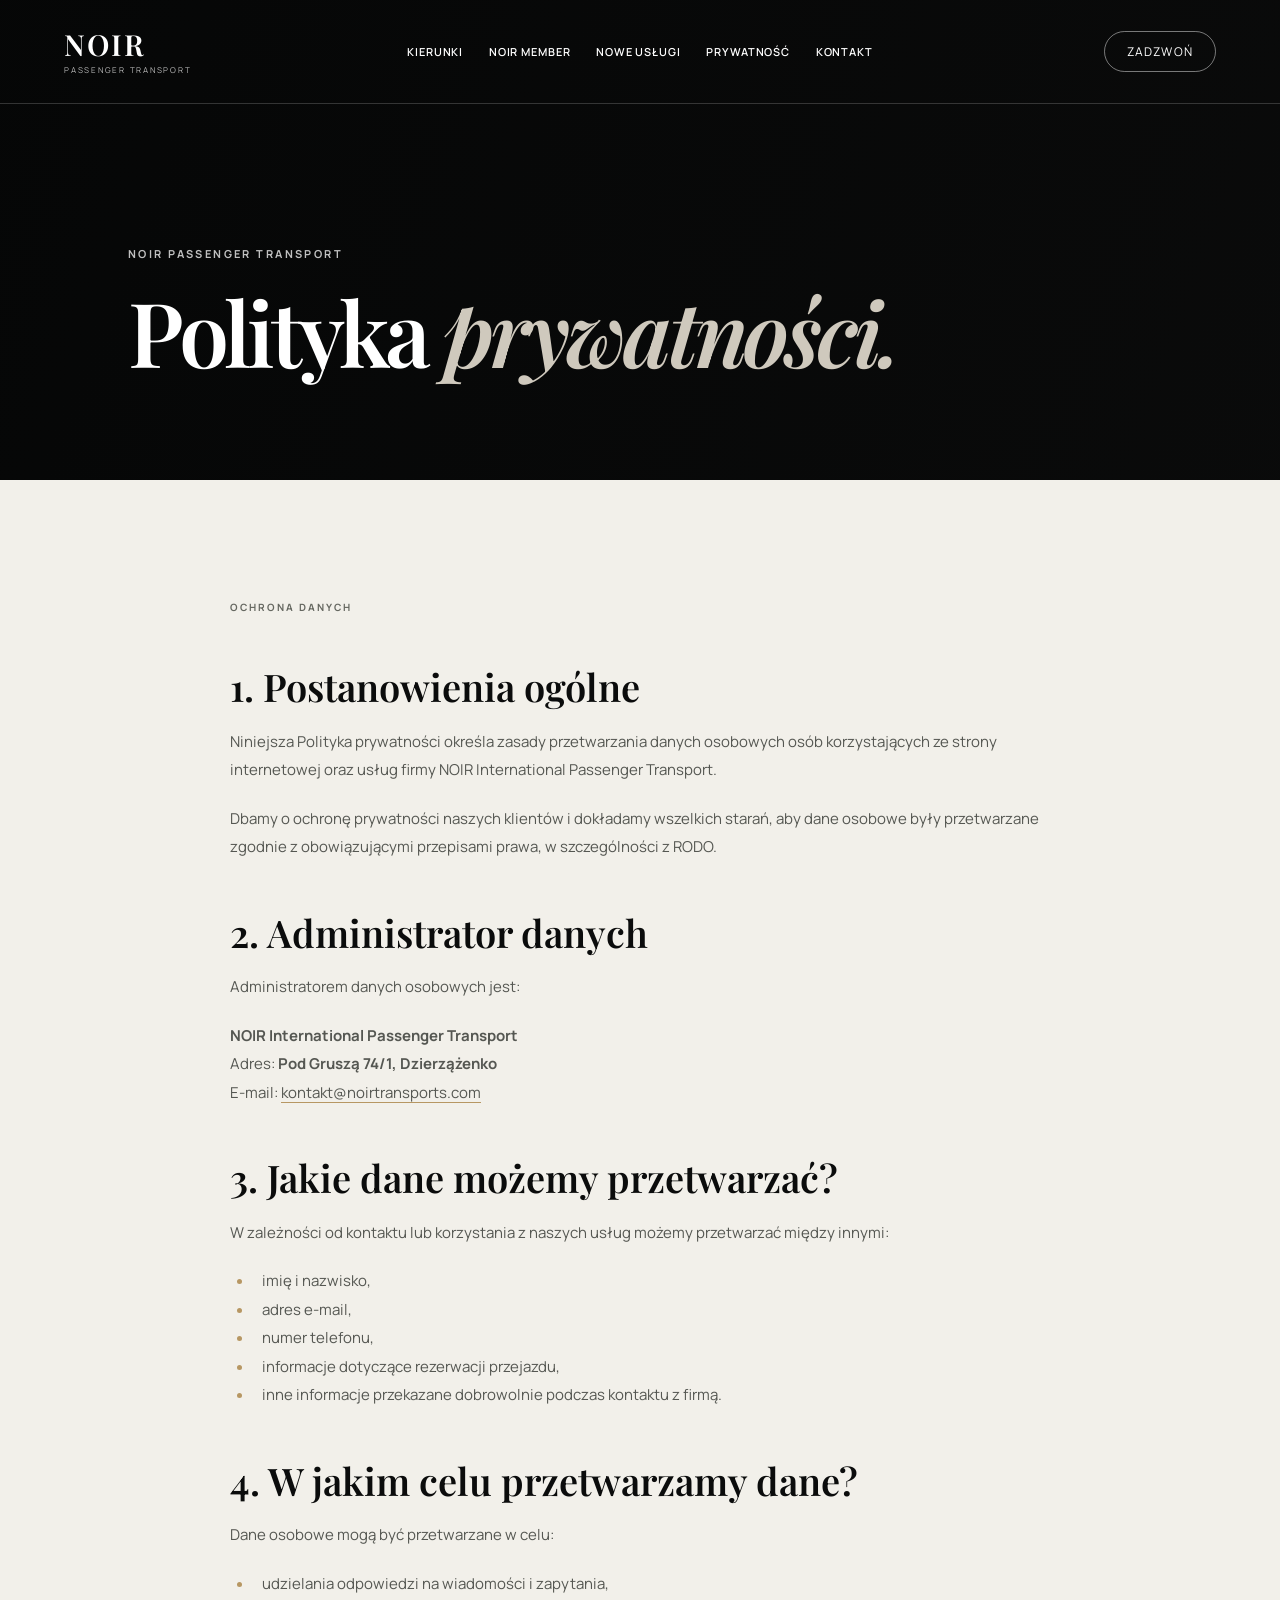
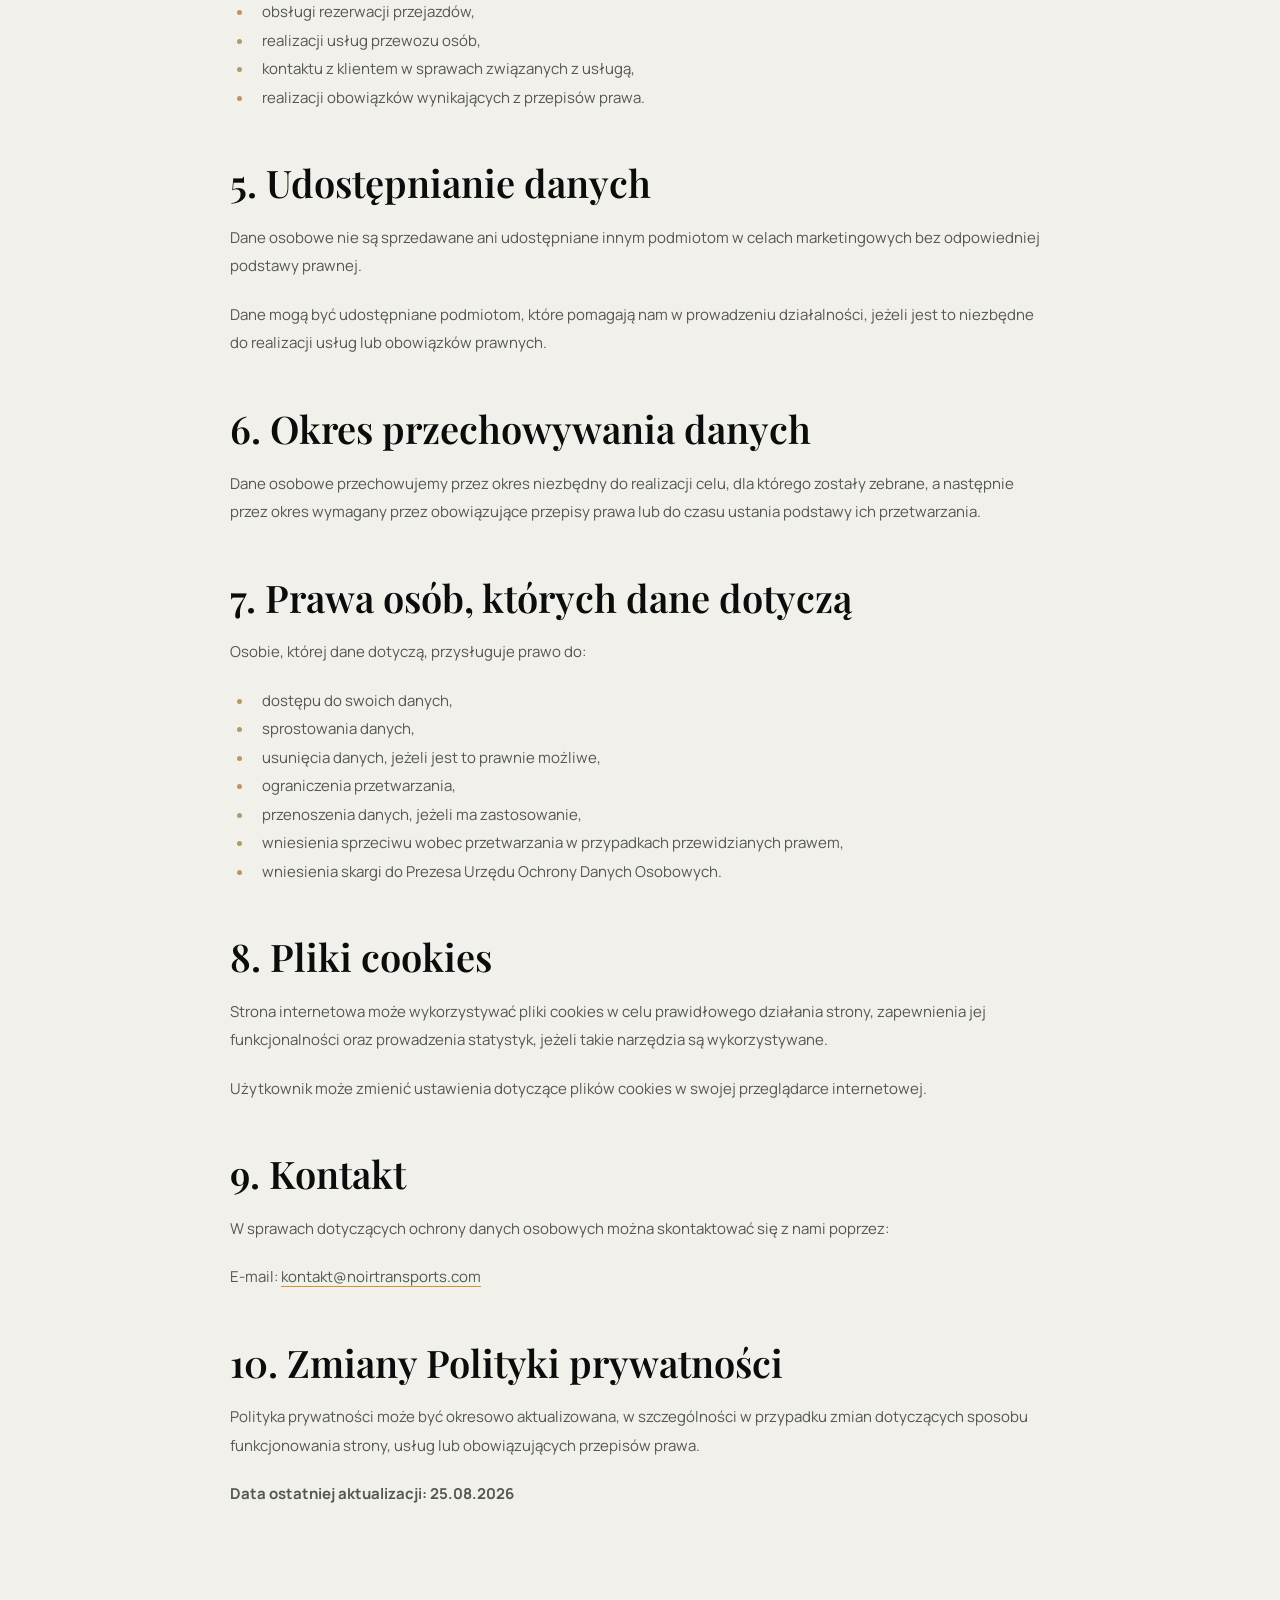
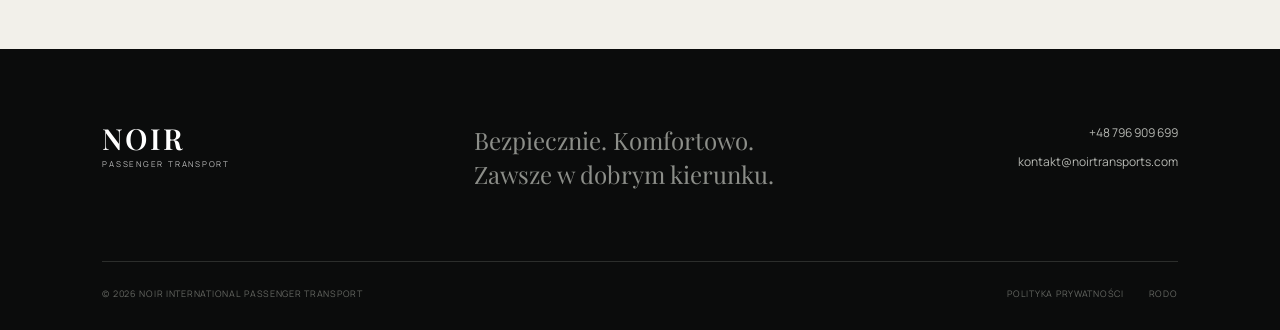
<file: polityka-prywatnosci.html>
<!doctype html>
<html lang="pl">
  <head>
    <meta charset="UTF-8" />
    <meta name="viewport" content="width=device-width, initial-scale=1.0" />
    <title>Polityka prywatności — Noir Transports</title>
    <meta
      name="description"
      content="Polityka prywatności NOIR International Passenger Transport."
    />
    <link rel="preconnect" href="https://fonts.googleapis.com" />
    <link rel="preconnect" href="https://fonts.gstatic.com" crossorigin />
    <link
      href="https://fonts.googleapis.com/css2?family=Manrope:wght@400;500;600;700&family=Playfair+Display:wght@600;700&display=swap"
      rel="stylesheet"
    />
    <link rel="stylesheet" href="index.css" />
    <link rel="stylesheet" href="subpages.css" />
  </head>
  <body>
    <header class="site-header">
      <a class="brand" href="index.html" aria-label="NOIR — strona główna"
        ><span>NOIR</span><small>Passenger transport</small></a
      >
      <nav class="desktop-nav" aria-label="Główna nawigacja">
        <a href="index.html#kierunki">Kierunki</a>
        <a href="noir-member.html">NOIR Member</a>
        <a href="nowe-uslugi.html">Nowe usługi</a>
        <a href="polityka-prywatnosci.html">Prywatność</a>
        <a href="kontakt.html">Kontakt</a>
      </nav>
      <a class="header-cta" href="tel:+48796909699">Zadzwoń</a>
      <button
        class="menu-toggle"
        type="button"
        aria-label="Otwórz menu"
        aria-expanded="false"
        aria-controls="sidebar"
      >
        <span></span><span></span>
      </button>
    </header>
    <div class="menu-panel" id="sidebar" aria-hidden="true">
      <nav aria-label="Menu">
        <a href="index.html">Strona główna</a><a href="noir-member.html">Noir Member</a
        ><a href="kontakt.html">Kontakt</a><a href="nowe-uslugi.html">Nowe usługi</a
        ><a href="polityka-prywatnosci.html">Polityka prywatności</a>
      </nav>
      <div class="menu-footer">
        <a href="mailto:kontakt@noirtransports.com">kontakt@noirtransports.com</a
        ><a href="tel:+48796909699">+48 796 909 699</a>
      </div>
    </div>

    <main>
      <section class="subpage-hero policy-hero">
        <div class="subpage-hero-content">
          <p class="eyebrow">NOIR Passenger Transport</p>
          <h1>Polityka <em>prywatności.</em></h1>
        </div>
      </section>
      <section class="section">
        <article class="policy-document">
          <div class="section-label">Ochrona danych</div>
          <h2>1. Postanowienia ogólne</h2>
          <p>
            Niniejsza Polityka prywatności określa zasady przetwarzania danych osobowych osób
            korzystających ze strony internetowej oraz usług firmy NOIR International Passenger
            Transport.
          </p>
          <p>
            Dbamy o ochronę prywatności naszych klientów i dokładamy wszelkich starań, aby dane
            osobowe były przetwarzane zgodnie z obowiązującymi przepisami prawa, w szczególności z
            RODO.
          </p>

          <h2>2. Administrator danych</h2>
          <p>Administratorem danych osobowych jest:</p>
          <p>
            <strong>NOIR International Passenger Transport</strong><br />Adres:
            <strong>Pod Gruszą 74/1, Dzierzążenko</strong><br />E-mail:
            <a href="mailto:kontakt@noirtransports.com">kontakt@noirtransports.com</a>
          </p>

          <h2>3. Jakie dane możemy przetwarzać?</h2>
          <p>
            W zależności od kontaktu lub korzystania z naszych usług możemy przetwarzać między
            innymi:
          </p>
          <ul>
            <li>imię i nazwisko,</li>
            <li>adres e-mail,</li>
            <li>numer telefonu,</li>
            <li>informacje dotyczące rezerwacji przejazdu,</li>
            <li>inne informacje przekazane dobrowolnie podczas kontaktu z firmą.</li>
          </ul>

          <h2>4. W jakim celu przetwarzamy dane?</h2>
          <p>Dane osobowe mogą być przetwarzane w celu:</p>
          <ul>
            <li>udzielania odpowiedzi na wiadomości i zapytania,</li>
            <li>obsługi rezerwacji przejazdów,</li>
            <li>realizacji usług przewozu osób,</li>
            <li>kontaktu z klientem w sprawach związanych z usługą,</li>
            <li>realizacji obowiązków wynikających z przepisów prawa.</li>
          </ul>

          <h2>5. Udostępnianie danych</h2>
          <p>
            Dane osobowe nie są sprzedawane ani udostępniane innym podmiotom w celach marketingowych
            bez odpowiedniej podstawy prawnej.
          </p>
          <p>
            Dane mogą być udostępniane podmiotom, które pomagają nam w prowadzeniu działalności,
            jeżeli jest to niezbędne do realizacji usług lub obowiązków prawnych.
          </p>

          <h2>6. Okres przechowywania danych</h2>
          <p>
            Dane osobowe przechowujemy przez okres niezbędny do realizacji celu, dla którego zostały
            zebrane, a następnie przez okres wymagany przez obowiązujące przepisy prawa lub do czasu
            ustania podstawy ich przetwarzania.
          </p>

          <h2>7. Prawa osób, których dane dotyczą</h2>
          <p>Osobie, której dane dotyczą, przysługuje prawo do:</p>
          <ul>
            <li>dostępu do swoich danych,</li>
            <li>sprostowania danych,</li>
            <li>usunięcia danych, jeżeli jest to prawnie możliwe,</li>
            <li>ograniczenia przetwarzania,</li>
            <li>przenoszenia danych, jeżeli ma zastosowanie,</li>
            <li>wniesienia sprzeciwu wobec przetwarzania w przypadkach przewidzianych prawem,</li>
            <li>wniesienia skargi do Prezesa Urzędu Ochrony Danych Osobowych.</li>
          </ul>

          <h2>8. Pliki cookies</h2>
          <p>
            Strona internetowa może wykorzystywać pliki cookies w celu prawidłowego działania
            strony, zapewnienia jej funkcjonalności oraz prowadzenia statystyk, jeżeli takie
            narzędzia są wykorzystywane.
          </p>
          <p>
            Użytkownik może zmienić ustawienia dotyczące plików cookies w swojej przeglądarce
            internetowej.
          </p>

          <h2>9. Kontakt</h2>
          <p>
            W sprawach dotyczących ochrony danych osobowych można skontaktować się z nami poprzez:
          </p>
          <p>E-mail: <a href="mailto:kontakt@noirtransports.com">kontakt@noirtransports.com</a></p>

          <h2>10. Zmiany Polityki prywatności</h2>
          <p>
            Polityka prywatności może być okresowo aktualizowana, w szczególności w przypadku zmian
            dotyczących sposobu funkcjonowania strony, usług lub obowiązujących przepisów prawa.
          </p>
          <p><strong>Data ostatniej aktualizacji: 25.08.2026</strong></p>
        </article>
      </section>
    </main>

    <footer class="footer">
      <div class="footer-top">
        <a class="brand footer-brand" href="index.html"
          ><span>NOIR</span><small>Passenger transport</small></a
        >
        <p>Bezpiecznie. Komfortowo.<br />Zawsze w dobrym kierunku.</p>
        <div class="footer-contact">
          <a href="tel:+48796909699">+48 796 909 699</a
          ><a href="mailto:kontakt@noirtransports.com">kontakt@noirtransports.com</a>
        </div>
      </div>
      <div class="footer-bottom">
        <span>© 2026 NOIR International Passenger Transport</span>
        <div>
          <a href="polityka-prywatnosci.html" aria-current="page">Polityka prywatności</a
          ><a href="rodo.html">RODO</a>
        </div>
      </div>
    </footer>
    <script>
      const toggle = document.querySelector(".menu-toggle");
      const panel = document.querySelector(".menu-panel");
      const setMenu = (open) => {
        document.body.classList.toggle("menu-open", open);
        toggle.setAttribute("aria-expanded", open);
        toggle.setAttribute("aria-label", open ? "Zamknij menu" : "Otwórz menu");
        panel.setAttribute("aria-hidden", !open);
      };
      toggle.addEventListener("click", () =>
        setMenu(!document.body.classList.contains("menu-open")),
      );
      panel
        .querySelectorAll("a")
        .forEach((link) => link.addEventListener("click", () => setMenu(false)));
      document.addEventListener("keydown", (event) => {
        if (event.key === "Escape") setMenu(false);
      });
    </script>
  </body>
</html>
</file>
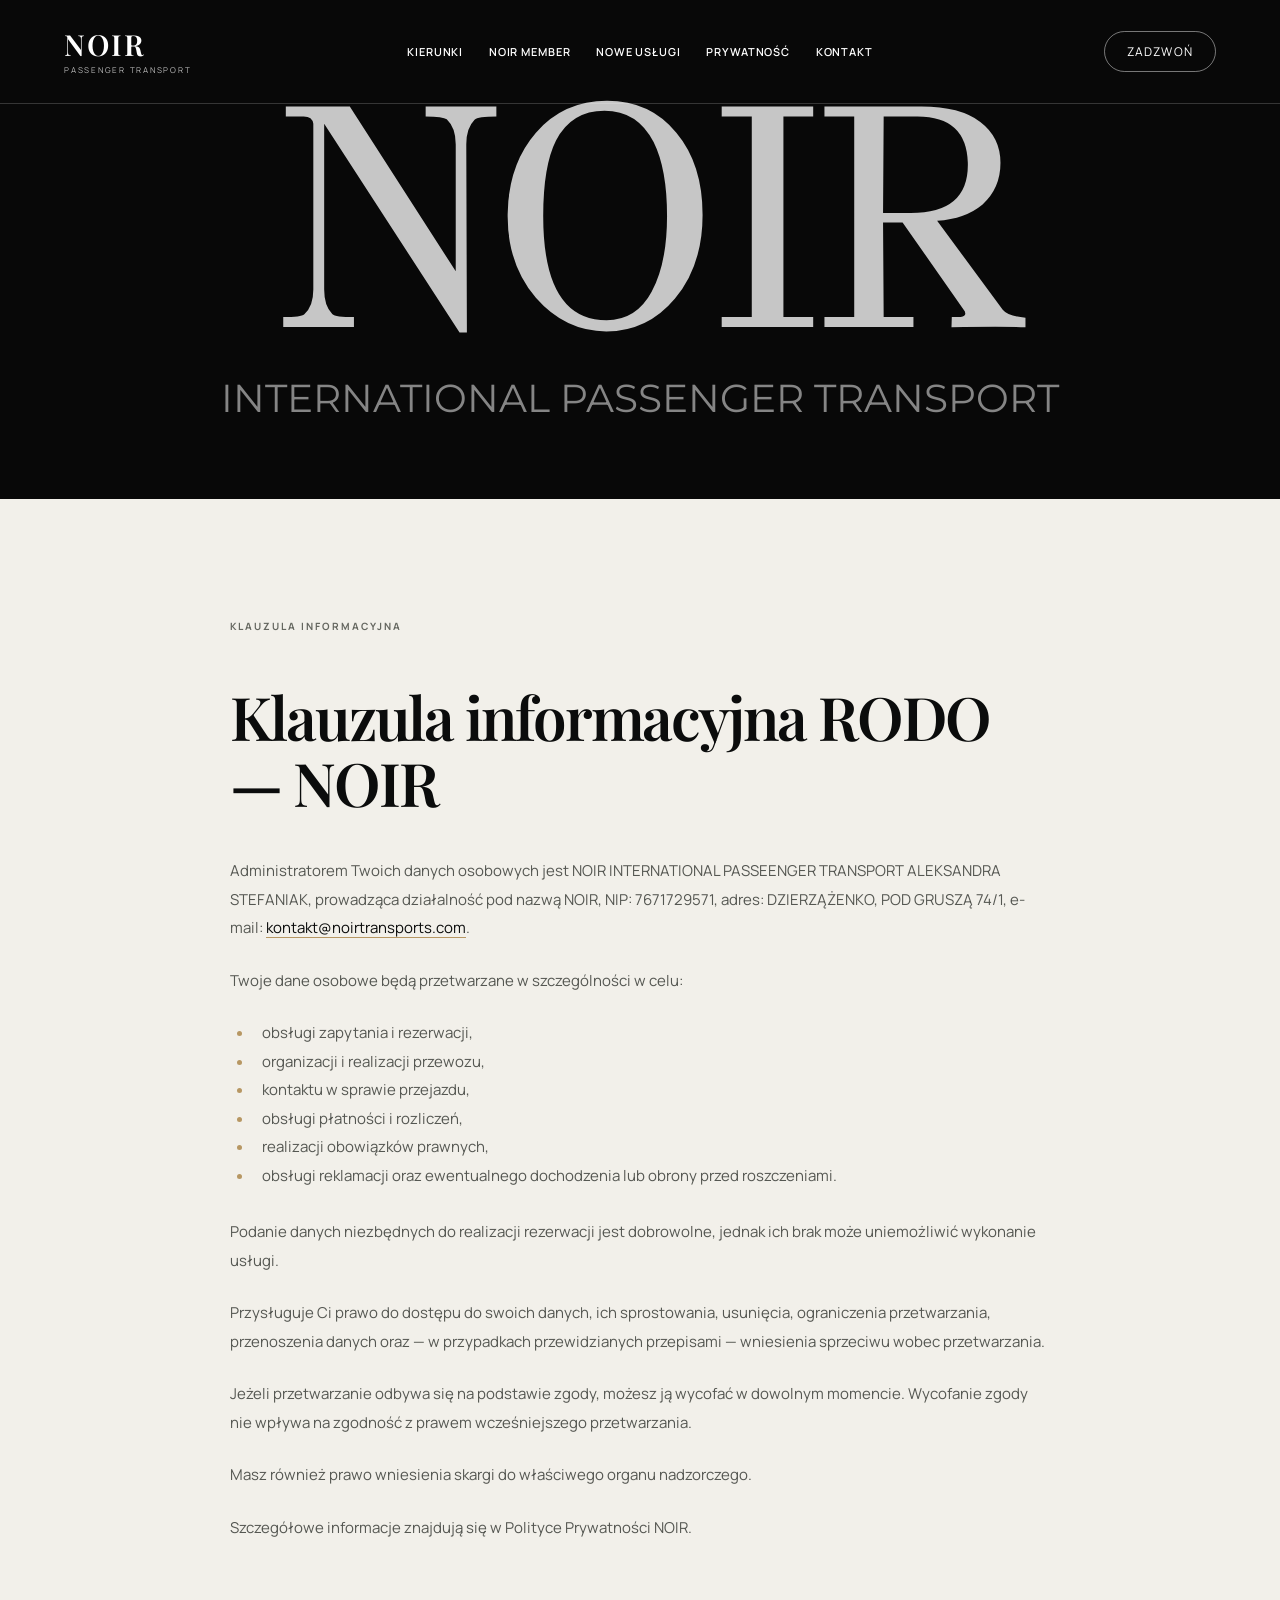
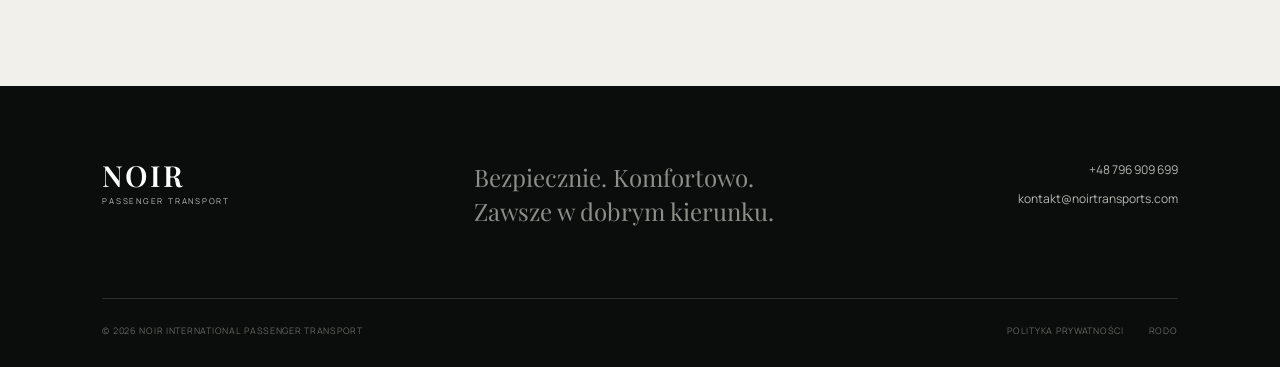
<file: rodo.html>
<!doctype html>
<html lang="pl">
  <head>
    <meta charset="UTF-8" />
    <meta name="viewport" content="width=device-width, initial-scale=1.0" />
    <title>RODO — Noir Transports</title>
    <meta
      name="description"
      content="Klauzula informacyjna RODO firmy NOIR International Passenger Transport."
    />
    <link rel="preconnect" href="https://fonts.googleapis.com" />
    <link rel="preconnect" href="https://fonts.gstatic.com" crossorigin />
    <link
      href="https://fonts.googleapis.com/css2?family=GFS+Didot&family=Manrope:wght@400;500;600;700&family=Montserrat:wght@400;700&family=Playfair+Display:wght@600;700&display=swap"
      rel="stylesheet"
    />
    <link rel="stylesheet" href="index.css" />
    <link rel="stylesheet" href="rodo.css" />
  </head>
  <body>
    <header class="site-header">
      <a class="brand" href="index.html" aria-label="NOIR — strona główna">
        <span>NOIR</span>
        <small>Passenger transport</small>
      </a>
      <nav class="desktop-nav" aria-label="Główna nawigacja">
        <a href="index.html#kierunki">Kierunki</a>
        <a href="noir-member.html">NOIR Member</a>
        <a href="nowe-uslugi.html">Nowe usługi</a>
        <a href="polityka-prywatnosci.html">Prywatność</a>
        <a href="kontakt.html">Kontakt</a>
      </nav>
      <a class="header-cta" href="tel:+48796909699">Zadzwoń</a>
      <button
        class="menu-toggle"
        type="button"
        aria-label="Otwórz menu"
        aria-expanded="false"
        aria-controls="sidebar"
      >
        <span></span><span></span>
      </button>
    </header>

    <div class="menu-panel" id="sidebar" aria-hidden="true">
      <nav aria-label="Menu">
        <a href="index.html">Strona główna</a>
        <a href="noir-member.html">Noir Member</a>
        <a href="kontakt.html">Kontakt</a>
        <a href="nowe-uslugi.html">Nowe usługi</a>
        <a href="polityka-prywatnosci.html">Polityka prywatności</a>
      </nav>
      <div class="menu-footer">
        <a href="mailto:kontakt@noirtransports.com">kontakt@noirtransports.com</a>
        <a href="tel:+48796909699">+48 796 909 699</a>
      </div>
    </div>

    <main>
      <section class="brand-hero" aria-label="NOIR International Passenger Transport">
        <div class="wordmark">NOIR</div>
        <div class="wordmark-subtitle">INTERNATIONAL PASSENGER TRANSPORT</div>
      </section>

      <section class="legal-section section">
        <article class="legal-document">
          <div class="section-label">Klauzula informacyjna</div>
          <h2>Klauzula informacyjna RODO — NOIR</h2>

          <p>
            Administratorem Twoich danych osobowych jest NOIR INTERNATIONAL PASSEENGER TRANSPORT
            ALEKSANDRA STEFANIAK, prowadząca działalność pod nazwą NOIR, NIP: 7671729571, adres:
            DZIERZĄŻENKO, POD GRUSZĄ 74/1, e-mail:
            <a href="mailto:kontakt@noirtransports.com">kontakt@noirtransports.com</a>.
          </p>

          <p>Twoje dane osobowe będą przetwarzane w szczególności w celu:</p>
          <ul>
            <li>obsługi zapytania i rezerwacji,</li>
            <li>organizacji i realizacji przewozu,</li>
            <li>kontaktu w sprawie przejazdu,</li>
            <li>obsługi płatności i rozliczeń,</li>
            <li>realizacji obowiązków prawnych,</li>
            <li>obsługi reklamacji oraz ewentualnego dochodzenia lub obrony przed roszczeniami.</li>
          </ul>

          <p>
            Podanie danych niezbędnych do realizacji rezerwacji jest dobrowolne, jednak ich brak
            może uniemożliwić wykonanie usługi.
          </p>

          <p>
            Przysługuje Ci prawo do dostępu do swoich danych, ich sprostowania, usunięcia,
            ograniczenia przetwarzania, przenoszenia danych oraz — w przypadkach przewidzianych
            przepisami — wniesienia sprzeciwu wobec przetwarzania.
          </p>

          <p>
            Jeżeli przetwarzanie odbywa się na podstawie zgody, możesz ją wycofać w dowolnym
            momencie. Wycofanie zgody nie wpływa na zgodność z prawem wcześniejszego przetwarzania.
          </p>

          <p>Masz również prawo wniesienia skargi do właściwego organu nadzorczego.</p>

          <p>Szczegółowe informacje znajdują się w Polityce Prywatności NOIR.</p>
        </article>
      </section>
    </main>

    <footer class="footer">
      <div class="footer-top">
        <a class="brand footer-brand" href="index.html">
          <span>NOIR</span>
          <small>Passenger transport</small>
        </a>
        <p>Bezpiecznie. Komfortowo.<br />Zawsze w dobrym kierunku.</p>
        <div class="footer-contact">
          <a href="tel:+48796909699">+48 796 909 699</a>
          <a href="mailto:kontakt@noirtransports.com">kontakt@noirtransports.com</a>
        </div>
      </div>
      <div class="footer-bottom">
        <span>© 2026 NOIR International Passenger Transport</span>
        <div>
          <a href="polityka-prywatnosci.html">Polityka prywatności</a>
          <a href="rodo.html" aria-current="page">RODO</a>
        </div>
      </div>
    </footer>

    <script>
      const toggle = document.querySelector(".menu-toggle");
      const panel = document.querySelector(".menu-panel");
      const setMenu = (open) => {
        document.body.classList.toggle("menu-open", open);
        toggle.setAttribute("aria-expanded", open);
        toggle.setAttribute("aria-label", open ? "Zamknij menu" : "Otwórz menu");
        panel.setAttribute("aria-hidden", !open);
      };
      toggle.addEventListener("click", () =>
        setMenu(!document.body.classList.contains("menu-open")),
      );
      panel
        .querySelectorAll("a")
        .forEach((link) => link.addEventListener("click", () => setMenu(false)));
      document.addEventListener("keydown", (event) => {
        if (event.key === "Escape") setMenu(false);
      });
    </script>
  </body>
</html>
</file>
<file: index.css>
@import url("https://fonts.googleapis.com/css2?family=Manrope:wght@400;500;600;700&family=Playfair+Display:ital,wght@0,600;1,600&display=swap");

:root {
  --ink: #0b0c0c;
  --ink-soft: #151716;
  --paper: #f2f0ea;
  --white: #fff;
  --muted: #747670;
  --line: rgba(11, 12, 12, 0.14);
  --gold: #b79763;
  --radius-sm: 10px;
  --radius-md: 18px;
  --radius-lg: 28px;
}

* {
  box-sizing: border-box;
}

html {
  scroll-behavior: smooth;
}

body {
  margin: 0;
  background: var(--paper);
  color: var(--ink);
  font-family: "Manrope", sans-serif;
}

body.menu-open {
  overflow: hidden;
}

a {
  color: inherit;
  text-decoration: none;
}

img {
  display: block;
  max-width: 100%;
}

button {
  font: inherit;
}

.site-header {
  position: absolute;
  inset: 0 0 auto;
  z-index: 20;
  height: 104px;
  padding: 0 clamp(24px, 5vw, 80px);
  display: grid;
  grid-template-columns: 1fr auto 1fr;
  align-items: center;
  color: #fff;
  border-bottom: 1px solid rgba(255, 255, 255, 0.18);
}

.brand {
  width: max-content;
  display: flex;
  flex-direction: column;
  line-height: 1;
  letter-spacing: 0.13em;
}

.brand span {
  font-family: "Playfair Display", serif;
  font-size: 29px;
  font-weight: 600;
}

.brand small {
  margin-top: 7px;
  font-size: 8px;
  text-transform: uppercase;
  letter-spacing: 0.22em;
  opacity: 0.72;
}

.desktop-nav {
  display: flex;
  gap: clamp(16px, 2vw, 30px);
  font-size: 11px;
  font-weight: 600;
  letter-spacing: 0.08em;
  text-transform: uppercase;
}

.desktop-nav a {
  position: relative;
  padding: 10px 0;
}

.desktop-nav a::after {
  content: "";
  position: absolute;
  left: 0;
  right: 100%;
  bottom: 4px;
  height: 1px;
  background: #fff;
  transition: right 0.25s;
}

.desktop-nav a:hover::after {
  right: 0;
}

.header-cta {
  justify-self: end;
  padding: 11px 22px;
  border: 1px solid rgba(255, 255, 255, 0.45);
  border-radius: 999px;
  font-size: 12px;
  text-transform: uppercase;
  letter-spacing: 0.1em;
  transition: 0.2s;
}

.header-cta:hover {
  color: var(--ink);
  background: #fff;
}

.menu-toggle {
  display: none;
  position: relative;
  z-index: 30;
  justify-self: end;
  width: 48px;
  height: 48px;
  border: 1px solid rgba(255, 255, 255, 0.35);
  border-radius: 50%;
  background: transparent;
  cursor: pointer;
}

.menu-toggle span {
  position: absolute;
  left: 13px;
  width: 20px;
  height: 1px;
  background: #fff;
  transition: 0.3s;
}

.menu-toggle span:first-child {
  top: 19px;
}

.menu-toggle span:last-child {
  top: 27px;
}

.menu-open .menu-toggle span:first-child {
  top: 23px;
  transform: rotate(45deg);
}

.menu-open .menu-toggle span:last-child {
  top: 23px;
  transform: rotate(-45deg);
}

.menu-panel {
  position: fixed;
  z-index: 15;
  inset: 0;
  padding: 130px clamp(28px, 8vw, 110px) 45px;
  display: flex;
  flex-direction: column;
  justify-content: space-between;
  background: #0c0d0d;
  color: white;
  opacity: 0;
  visibility: hidden;
  transform: translateY(-18px);
  transition: 0.35s ease;
}

.menu-open .menu-panel {
  opacity: 1;
  visibility: visible;
  transform: none;
}

.menu-panel nav {
  display: flex;
  flex-direction: column;
  align-items: flex-start;
}

.menu-panel nav a {
  font-family: "Playfair Display", serif;
  font-size: clamp(28px, 5vh, 54px);
  line-height: 1.45;
  color: #aaa;
  transition:
    color 0.2s,
    transform 0.2s;
}

.menu-panel nav a:hover {
  color: #fff;
  transform: translateX(8px);
}

.menu-footer {
  padding-top: 25px;
  border-top: 1px solid #303030;
  display: flex;
  flex-wrap: wrap;
  gap: 16px 40px;
  font-size: 12px;
  color: #aaa;
}

.hero {
  position: relative;
  min-height: 800px;
  height: 100svh;
  display: flex;
  align-items: center;
  overflow: hidden;
  color: #fff;
  background: #171817 url("./images/1.png") center/cover no-repeat;
}

.hero::before {
  content: "";
  position: absolute;
  inset: 0;
  background-image: inherit;
  background-position: center;
  background-size: cover;
}

.hero-overlay {
  position: absolute;
  inset: 0;
  background:
    linear-gradient(
      90deg,
      rgba(4, 5, 5, 0.86) 0%,
      rgba(4, 5, 5, 0.56) 48%,
      rgba(4, 5, 5, 0.2) 100%
    ),
    linear-gradient(0deg, rgba(4, 5, 5, 0.5), transparent 55%);
}

.hero-content {
  position: relative;
  z-index: 1;
  width: min(840px, 90%);
  margin-left: clamp(24px, 10vw, 170px);
  padding-top: 60px;
}

.eyebrow {
  margin: 0 0 26px;
  color: rgba(255, 255, 255, 0.75);
  font-size: 11px;
  font-weight: 700;
  letter-spacing: 0.22em;
  text-transform: uppercase;
}

.eyebrow.dark {
  color: var(--gold);
}

.hero h1,
h2,
blockquote {
  font-family: "Playfair Display", serif;
}

.hero h1 {
  margin: 0;
  max-width: 820px;
  font-size: clamp(46px, 5.8vw, 88px);
  line-height: 1.02;
  letter-spacing: -0.04em;
  font-weight: 600;
}

.hero h1 em {
  color: #cfc9bd;
  font-weight: 600;
}

.hero-copy {
  max-width: 590px;
  margin: 30px 0 38px;
  color: rgba(255, 255, 255, 0.74);
  font-size: 16px;
  line-height: 1.8;
}

.hero-actions {
  display: flex;
  flex-wrap: wrap;
  gap: 12px;
}

.hero-actions.centered {
  justify-content: center;
}

.button {
  min-height: 54px;
  padding: 0 24px;
  display: inline-flex;
  justify-content: center;
  align-items: center;
  gap: 22px;
  border: 1px solid transparent;
  border-radius: 999px;
  font-size: 11px;
  font-weight: 700;
  letter-spacing: 0.09em;
  text-transform: uppercase;
  transition: 0.25s;
}

.button span {
  font-size: 16px;
}

.button-primary {
  background: #fff;
  color: var(--ink);
}

.button-primary:hover {
  background: var(--gold);
  color: #fff;
}

.button-ghost {
  border-color: rgba(255, 255, 255, 0.4);
}

.button-ghost:hover {
  border-color: #fff;
  background: rgba(255, 255, 255, 0.08);
}

.button-dark {
  background: var(--ink);
  color: #fff;
}

.button-dark:hover {
  background: var(--gold);
}

.button-outline {
  border-color: var(--line);
}

.button-outline:hover {
  border-color: var(--ink);
}

.section {
  padding: 120px clamp(24px, 8vw, 140px);
}

.section-label {
  display: flex;
  gap: 14px;
  align-items: center;
  margin-bottom: 50px;
  color: #656760;
  font-size: 10px;
  font-weight: 700;
  letter-spacing: 0.2em;
  text-transform: uppercase;
}

.section-label.light {
  color: #8c8e89;
}

.intro-grid {
  display: grid;
  grid-template-columns: minmax(320px, 0.9fr) 1fr;
  gap: clamp(60px, 10vw, 160px);
  align-items: center;
}

.intro-image {
  position: relative;
  overflow: hidden;
  border-radius: var(--radius-lg);
  background: #ddd9cf;
}

.intro-image img {
  width: 100%;
  aspect-ratio: 1/1.04;
  object-fit: cover;
  filter: saturate(0.75) contrast(1.04);
}

.intro-content h2,
.routes h2,
.contact-cta h2 {
  margin: 0 0 30px;
  font-size: clamp(42px, 5vw, 72px);
  line-height: 1.06;
  letter-spacing: -0.035em;
  font-weight: 600;
}

.intro-content > p:not(.eyebrow),
.routes-copy > p:not(.eyebrow),
.contact-cta > p:not(.eyebrow) {
  max-width: 600px;
  color: var(--muted);
  font-size: 15px;
  line-height: 1.9;
}

.text-link {
  display: inline-flex;
  gap: 35px;
  margin-top: 24px;
  padding-bottom: 8px;
  border-bottom: 1px solid var(--ink);
  font-size: 11px;
  font-weight: 700;
  letter-spacing: 0.08em;
  text-transform: uppercase;
}

.text-link span {
  transition: transform 0.2s;
}

.text-link:hover span {
  transform: translateX(5px);
}

.benefits {
  background: var(--ink-soft);
  color: #fff;
}

.section-heading {
  display: grid;
  grid-template-columns: 0.7fr 1.3fr 0.8fr;
  gap: 50px;
  align-items: end;
  margin-bottom: 70px;
}

.section-heading .section-label {
  align-self: start;
}

.section-heading h2 {
  margin: 0;
  font-size: clamp(38px, 4.5vw, 66px);
  line-height: 1.06;
  font-weight: 600;
  letter-spacing: -0.035em;
}

.section-heading > p {
  margin: 0;
  color: #8f918d;
  font-size: 13px;
  line-height: 1.8;
}

.benefit-grid {
  display: grid;
  grid-template-columns: repeat(4, 1fr);
  gap: 12px;
}

.benefit-card {
  min-height: 240px;
  padding: 45px 28px;
  border: 1px solid #393b39;
  border-radius: var(--radius-md);
}

.benefit-card h3 {
  margin: 0 0 18px;
  font-family: "Playfair Display", serif;
  font-size: 23px;
  font-weight: 600;
}

.benefit-card p {
  margin: 0;
  color: #92948f;
  font-size: 12px;
  line-height: 1.8;
}

.routes {
  display: grid;
  grid-template-columns: 1fr 1fr;
  gap: clamp(60px, 10vw, 160px);
  align-items: end;
}

.routes-copy .button {
  margin-top: 30px;
}

.routes-list {
  border-top: 1px solid var(--line);
}

.route {
  display: grid;
  grid-template-columns: 1fr auto;
  align-items: center;
  gap: 25px;
  padding: 28px 5px;
  border-bottom: 1px solid var(--line);
}

.route div {
  display: flex;
  flex-direction: column;
}

.route small {
  margin-bottom: 5px;
  color: var(--muted);
  font-size: 8px;
  letter-spacing: 0.16em;
  text-transform: uppercase;
}

.route strong {
  font-family: "Playfair Display", serif;
  font-size: 29px;
}

.arrow {
  font-size: 20px;
  color: var(--gold);
}

.manifesto {
  position: relative;
  min-height: 620px;
  margin: 0 clamp(12px, 2vw, 28px);
  display: grid;
  place-items: center;
  overflow: hidden;
  border-radius: var(--radius-lg);
  text-align: center;
  color: #fff;
  background: #171918;
}

.manifesto-bg {
  position: absolute;
  inset: 0;
  background:
    linear-gradient(rgba(7, 8, 8, 0.72), rgba(7, 8, 8, 0.82)),
    url("./images/3.jpg") center/cover;
  filter: grayscale(0.35);
}

.manifesto-content {
  position: relative;
  padding: 80px 24px;
}

.manifesto blockquote {
  margin: 0 0 30px;
  font-size: clamp(42px, 5.7vw, 82px);
  line-height: 1.08;
  letter-spacing: -0.035em;
}

.manifesto-content > p:last-child {
  max-width: 560px;
  margin: auto;
  color: rgba(255, 255, 255, 0.68);
  font-size: 14px;
  line-height: 1.8;
}

.contact-cta {
  text-align: center;
}

.contact-cta > p:not(.eyebrow) {
  margin: 0 auto 35px;
}

.contact-cta .eyebrow {
  margin-bottom: 20px;
}

.footer {
  padding: 75px clamp(24px, 8vw, 140px) 30px;
  background: #0b0c0c;
  color: #fff;
}

.footer-top {
  display: grid;
  grid-template-columns: 1fr 1fr 1fr;
  gap: 40px;
  align-items: start;
  padding-bottom: 70px;
}

.footer-top > p {
  margin: 0;
  color: #8c8e89;
  font-family: "Playfair Display", serif;
  font-size: 24px;
  line-height: 1.4;
}

.footer-contact {
  justify-self: end;
  display: flex;
  flex-direction: column;
  gap: 12px;
  text-align: right;
  font-size: 12px;
  color: #b6b8b3;
}

.footer-contact a:hover {
  color: #fff;
}

.footer-bottom {
  padding-top: 25px;
  border-top: 1px solid #2c2e2c;
  display: flex;
  justify-content: space-between;
  gap: 20px;
  color: #656762;
  font-size: 9px;
  letter-spacing: 0.08em;
  text-transform: uppercase;
}

.footer-bottom div {
  display: flex;
  gap: 25px;
}

@media (max-width: 1180px) {
  .site-header {
    grid-template-columns: 1fr auto;
  }

  .desktop-nav,
  .header-cta {
    display: none;
  }

  .menu-toggle {
    display: block;
  }

  .hero-content {
    margin-left: clamp(24px, 7vw, 70px);
  }

  .section-heading {
    grid-template-columns: 1fr 1.4fr;
  }

  .section-heading > p {
    grid-column: 2;
  }

  .benefit-grid {
    grid-template-columns: 1fr 1fr;
  }

  .routes {
    gap: 70px;
  }

  .footer-top {
    grid-template-columns: 1fr 1fr;
  }

  .footer-top > p {
    display: none;
  }
}

@media (max-width: 680px) {
  .site-header {
    height: 80px;
    padding: 0 20px;
  }

  .brand span {
    font-size: 25px;
  }

  .hero {
    min-height: 700px;
  }

  .hero-content {
    margin: 0;
    width: 100%;
    padding: 80px 22px 100px;
  }

  .hero h1 {
    font-size: clamp(35px, 10vw, 56px);
    line-height: 1.05;
  }

  .hero-copy {
    font-size: 14px;
  }

  .hero-actions .button {
    width: 100%;
  }

  .hero-stat {
    left: 25px;
    right: auto;
    bottom: 28px;
  }

  .section {
    padding: 85px 22px;
  }

  .section-label {
    margin-bottom: 35px;
  }

  .intro-grid,
  .routes {
    grid-template-columns: 1fr;
    gap: 65px;
  }

  .intro-grid {
    display: flex;
    flex-direction: column;
  }

  .intro-image {
    width: calc(100% - 24px);
    align-self: flex-start;
  }

  .intro-content h2,
  .routes h2,
  .contact-cta h2 {
    font-size: 42px;
  }

  .section-heading {
    display: block;
  }

  .section-heading h2 {
    margin-bottom: 20px;
  }

  .benefit-grid {
    grid-template-columns: 1fr;
  }

  .benefit-card {
    min-height: 220px;
  }

  .manifesto {
    min-height: 530px;
  }

  .manifesto blockquote {
    font-size: 43px;
  }

  .footer {
    padding: 60px 22px 25px;
  }

  .footer-top {
    grid-template-columns: 1fr;
    padding-bottom: 50px;
  }

  .footer-contact {
    justify-self: start;
    text-align: left;
  }

  .footer-bottom {
    flex-direction: column;
    line-height: 1.7;
  }

  .footer-bottom div {
    flex-wrap: wrap;
  }

  .menu-panel {
    padding: 110px 25px 35px;
  }
}

@media (prefers-reduced-motion: reduce) {
  html {
    scroll-behavior: auto;
  }

  *,
  *::before,
  *::after {
    animation: none !important;
    transition-duration: 0.01ms !important;
  }

  .reveal {
    opacity: 1;
    transform: none;
  }
}
</file>
<file: kontakt.css>
.contact-hero {
  position: relative;
  min-height: 680px;
  display: flex;
  align-items: center;
  overflow: hidden;
  color: #fff;
  background: #111;
}

.contact-hero-bg {
  position: absolute;
  inset: 0;
  background:
    linear-gradient(90deg, rgba(5, 6, 6, 0.9) 0%, rgba(5, 6, 6, 0.55) 60%, rgba(5, 6, 6, 0.35)),
    url("./images/k1.png") center/cover no-repeat;
  transform: scale(1.02);
}

.contact-hero-content {
  position: relative;
  z-index: 1;
  width: min(760px, 90%);
  margin-left: clamp(24px, 10vw, 170px);
  padding-top: 90px;
}

.contact-hero h1 {
  margin: 0 0 28px;
  font-family: "Playfair Display", serif;
  font-size: clamp(52px, 7vw, 100px);
  line-height: 0.98;
  letter-spacing: -0.045em;
  font-weight: 600;
}

.contact-hero h1 em {
  color: #cfc9bd;
  font-weight: 600;
}

.contact-hero-content > p:last-child {
  max-width: 540px;
  color: rgba(255, 255, 255, 0.7);
  font-size: 15px;
  line-height: 1.8;
}

.contact-grid {
  display: grid;
  grid-template-columns: 1fr 1fr;
  gap: clamp(60px, 10vw, 160px);
  align-items: end;
}

.contact-intro h2,
.booking-copy h2,
.contact-routes h2 {
  margin: 0 0 28px;
  font-family: "Playfair Display", serif;
  font-size: clamp(42px, 5vw, 70px);
  line-height: 1.06;
  letter-spacing: -0.035em;
  font-weight: 600;
}

.contact-intro > p:last-child,
.booking-copy > p:last-child {
  color: var(--muted);
  font-size: 14px;
  line-height: 1.9;
}

.contact-methods {
  border-top: 1px solid var(--line);
}

.contact-method {
  padding: 32px 18px;
  border-bottom: 1px solid var(--line);
  border-radius: var(--radius-sm);
  display: flex;
  justify-content: space-between;
  align-items: center;
  gap: 20px;
  transition:
    padding 0.25s,
    background 0.25s;
}

.contact-method:hover {
  padding-left: 24px;
  padding-right: 24px;
  background: rgba(183, 151, 99, 0.07);
}

.contact-method div {
  display: flex;
  flex-direction: column;
  gap: 8px;
}

.contact-method small {
  color: var(--muted);
  font-size: 9px;
  text-transform: uppercase;
  letter-spacing: 0.14em;
}

.contact-method strong {
  font-family: "Playfair Display", serif;
  font-size: clamp(18px, 2vw, 27px);
  font-weight: 600;
  overflow-wrap: anywhere;
}

.contact-method > span {
  color: var(--gold);
  font-size: 20px;
}

.booking-section {
  display: grid;
  grid-template-columns: 1fr 1fr;
  gap: clamp(60px, 10vw, 160px);
  background: var(--ink-soft);
  color: #fff;
}

.booking-copy > p:last-child {
  color: #969893;
  max-width: 520px;
}

.booking-steps {
  list-style: none;
  margin: 0;
  padding: 0;
  border-top: 1px solid #393b39;
}

.booking-steps li {
  margin-bottom: 10px;
  padding: 24px 20px;
  border: 1px solid #393b39;
  border-radius: var(--radius-sm);
  display: grid;
  grid-template-columns: 48px 1fr;
  align-items: center;
  gap: 15px;
}

.booking-steps li > span {
  color: var(--gold);
  font-size: 9px;
  letter-spacing: 0.12em;
}

.booking-steps div {
  display: flex;
  flex-direction: column;
  gap: 5px;
}

.booking-steps strong {
  font-family: "Playfair Display", serif;
  font-size: 21px;
  font-weight: 600;
}

.booking-steps small {
  color: #7e807c;
  font-size: 10px;
}

.contact-routes {
  text-align: center;
}

.contact-routes h2 {
  max-width: 1000px;
  margin: 0 auto 45px;
  line-height: 1.25;
}

.contact-routes h2 span {
  color: var(--gold);
}

.contact-routes .button {
  margin: auto;
}

@media (max-width: 680px) {
  .contact-hero {
    min-height: 600px;
  }

  .contact-hero-content {
    margin: 0;
    padding: 100px 22px 40px;
  }

  .contact-hero h1 {
    font-size: 51px;
  }

  .contact-grid,
  .booking-section {
    grid-template-columns: 1fr;
    gap: 55px;
  }

  .contact-intro h2,
  .booking-copy h2,
  .contact-routes h2 {
    font-size: 41px;
  }

  .contact-method {
    padding: 26px 3px;
  }

  .contact-routes h2 {
    font-size: 36px;
  }

  .contact-routes .button {
    width: 100%;
  }
}
</file>
<file: subpages.css>
.subpage-hero {
  position: relative;
  min-height: 610px;
  padding: 150px clamp(24px, 10vw, 170px) 80px;
  display: flex;
  align-items: flex-end;
  overflow: hidden;
  color: #fff;
  background: #111;
}

.subpage-hero::before {
  content: "";
  position: absolute;
  inset: 0;
  background: linear-gradient(110deg, rgba(5, 6, 6, 0.96), rgba(5, 6, 6, 0.6));
}

.subpage-hero.services::before {
  background:
    linear-gradient(110deg, rgba(5, 6, 6, 0.9), rgba(5, 6, 6, 0.48)),
    url("./images/k1.png") center/cover no-repeat;
}

.subpage-hero-content {
  position: relative;
  z-index: 1;
  width: min(900px, 100%);
}

.subpage-hero h1 {
  margin: 0 0 25px;
  font-family: "Playfair Display", serif;
  font-size: clamp(54px, 7vw, 104px);
  line-height: 0.98;
  letter-spacing: -0.045em;
  font-weight: 600;
}

.subpage-hero h1 em {
  color: #cfc9bd;
  font-weight: 600;
}

.subpage-hero-content > p:last-child {
  max-width: 620px;
  margin: 0;
  color: rgba(255, 255, 255, 0.7);
  font-size: 15px;
  line-height: 1.8;
}

.content-shell {
  width: min(1120px, 100%);
  margin: 0 auto;
}

.editorial-intro {
  display: grid;
  grid-template-columns: 0.8fr 1.2fr;
  gap: clamp(50px, 9vw, 130px);
}

.editorial-intro h2,
.content-heading {
  margin: 0;
  font-family: "Playfair Display", serif;
  font-size: clamp(38px, 5vw, 66px);
  line-height: 1.08;
  letter-spacing: -0.035em;
  font-weight: 600;
}

.editorial-copy p {
  margin: 0 0 20px;
  color: var(--muted);
  font-size: 15px;
  line-height: 1.9;
}

.dark-section {
  background: var(--ink-soft);
  color: #fff;
}

.dark-section .section-label {
  color: #8c8e89;
}

.member-levels {
  display: grid;
  grid-template-columns: 1fr 1fr;
  gap: 16px;
  margin-top: 60px;
}

.member-level {
  min-height: 340px;
  padding: 42px;
  border: 1px solid #3b3d3a;
  border-radius: var(--radius-md);
}

.member-level small {
  color: var(--gold);
  font-size: 10px;
  font-weight: 700;
  letter-spacing: 0.16em;
  text-transform: uppercase;
}

.member-level h3 {
  margin: 55px 0 12px;
  font-family: "Playfair Display", serif;
  font-size: 35px;
  font-weight: 600;
}

.member-level strong {
  display: block;
  margin-bottom: 22px;
  color: var(--gold);
  font-size: 17px;
  letter-spacing: 0.08em;
}

.member-level p,
.dark-copy {
  color: #9a9c97;
  font-size: 13px;
  line-height: 1.8;
}

.member-message {
  text-align: center;
}

.member-message .content-heading {
  max-width: 850px;
  margin: 0 auto 30px;
}

.member-message > p {
  max-width: 720px;
  margin: 0 auto 18px;
  color: var(--muted);
  font-size: 15px;
  line-height: 1.9;
}

.member-thanks {
  padding-top: 24px;
  color: var(--ink) !important;
  font-weight: 700;
  letter-spacing: 0.08em;
  text-transform: uppercase;
}

.service-grid {
  display: grid;
  grid-template-columns: repeat(2, 1fr);
  gap: 16px;
  margin-top: 60px;
}

.service-card {
  min-height: 350px;
  padding: 40px;
  border: 1px solid var(--line);
  border-radius: var(--radius-md);
  background: rgba(255, 255, 255, 0.25);
}

.service-card small {
  color: var(--gold);
  font-size: 10px;
  font-weight: 700;
  letter-spacing: 0.16em;
  text-transform: uppercase;
}

.service-card h2 {
  margin: 45px 0 20px;
  font-family: "Playfair Display", serif;
  font-size: 31px;
  font-weight: 600;
}

.service-card p,
.service-card li {
  color: var(--muted);
  font-size: 13px;
  line-height: 1.8;
}

.service-card ul {
  columns: 2;
  margin: 15px 0 0;
  padding-left: 18px;
}

.standard-grid {
  display: grid;
  grid-template-columns: repeat(4, 1fr);
  gap: 12px;
  margin-top: 55px;
}

.standard-item {
  padding: 30px 24px;
  border: 1px solid #3b3d3a;
  border-radius: var(--radius-md);
}

.standard-item h3 {
  margin: 0 0 14px;
  font-family: "Playfair Display", serif;
  font-size: 22px;
  font-weight: 600;
}

.standard-item p {
  margin: 0;
  color: #92948f;
  font-size: 12px;
  line-height: 1.8;
}

.policy-hero {
  min-height: 480px;
}

.policy-document {
  width: min(820px, 100%);
  margin: 0 auto;
}

.policy-document > h2 {
  margin: 48px 0 18px;
  font-family: "Playfair Display", serif;
  font-size: clamp(27px, 3.5vw, 38px);
  line-height: 1.2;
  font-weight: 600;
}

.policy-document > h2:first-of-type {
  margin-top: 0;
}

.policy-document p,
.policy-document li {
  color: #555752;
  font-size: 15px;
  line-height: 1.9;
}

.policy-document p {
  margin: 0 0 20px;
}

.policy-document ul {
  margin: 0 0 25px;
  padding-left: 24px;
}

.policy-document li {
  padding-left: 8px;
}

.policy-document li::marker {
  color: var(--gold);
}

.policy-document a {
  text-decoration: underline;
  text-decoration-color: var(--gold);
  text-underline-offset: 4px;
}

@media (max-width: 820px) {
  .editorial-intro,
  .member-levels,
  .service-grid {
    grid-template-columns: 1fr;
  }

  .standard-grid {
    grid-template-columns: 1fr 1fr;
  }
}

@media (max-width: 680px) {
  .subpage-hero {
    min-height: 540px;
    padding: 120px 22px 65px;
  }

  .subpage-hero h1 {
    font-size: 50px;
  }

  .member-level,
  .service-card {
    min-height: auto;
    padding: 30px 24px;
  }

  .member-level h3,
  .service-card h2 {
    margin-top: 35px;
  }

  .service-card ul {
    columns: 1;
  }

  .standard-grid {
    grid-template-columns: 1fr;
  }
}
</file>
<file: rodo.css>
.brand-hero {
  height: 499px;
  padding: 54px 20px 46px;
  display: flex;
  flex-direction: column;
  align-items: center;
  justify-content: center;
  overflow: hidden;
  background: #080808;
  text-align: center;
}

.wordmark {
  color: #c6c6c6;
  font-family: "GFS Didot", "Times New Roman", serif;
  font-size: clamp(190px, 25vw, 330px);
  font-weight: 400;
  line-height: 0.82;
  letter-spacing: -0.045em;
}

.wordmark-subtitle {
  margin-top: 28px;
  color: #858585;
  font-family: Montserrat, Arial, sans-serif;
  font-size: clamp(20px, 3.05vw, 40px);
  font-weight: 400;
  line-height: 1;
  white-space: nowrap;
}

.legal-document {
  width: min(820px, 100%);
  margin: 0 auto;
}

.legal-document h2 {
  margin: 0 0 42px;
  font-family: "Playfair Display", serif;
  font-size: clamp(36px, 5vw, 60px);
  line-height: 1.1;
  letter-spacing: -0.035em;
  font-weight: 600;
}

.legal-document p,
.legal-document li {
  color: #555752;
  font-size: 15px;
  line-height: 1.9;
}

.legal-document p {
  margin: 0 0 24px;
}

.legal-document a {
  color: var(--ink);
  text-decoration: underline;
  text-decoration-color: var(--gold);
  text-underline-offset: 4px;
}

.legal-document ul {
  margin: 0 0 28px;
  padding-left: 24px;
}

.legal-document li {
  padding-left: 8px;
}

.legal-document li::marker {
  color: var(--gold);
}

@media (max-width: 680px) {
  .brand-hero {
    height: 360px;
    padding: 62px 16px 36px;
  }

  .wordmark {
    font-size: clamp(104px, 32vw, 190px);
  }

  .wordmark-subtitle {
    margin-top: 18px;
    font-size: clamp(10px, 3.1vw, 20px);
  }

  .legal-document h2 {
    font-size: 38px;
  }
}
</file>
